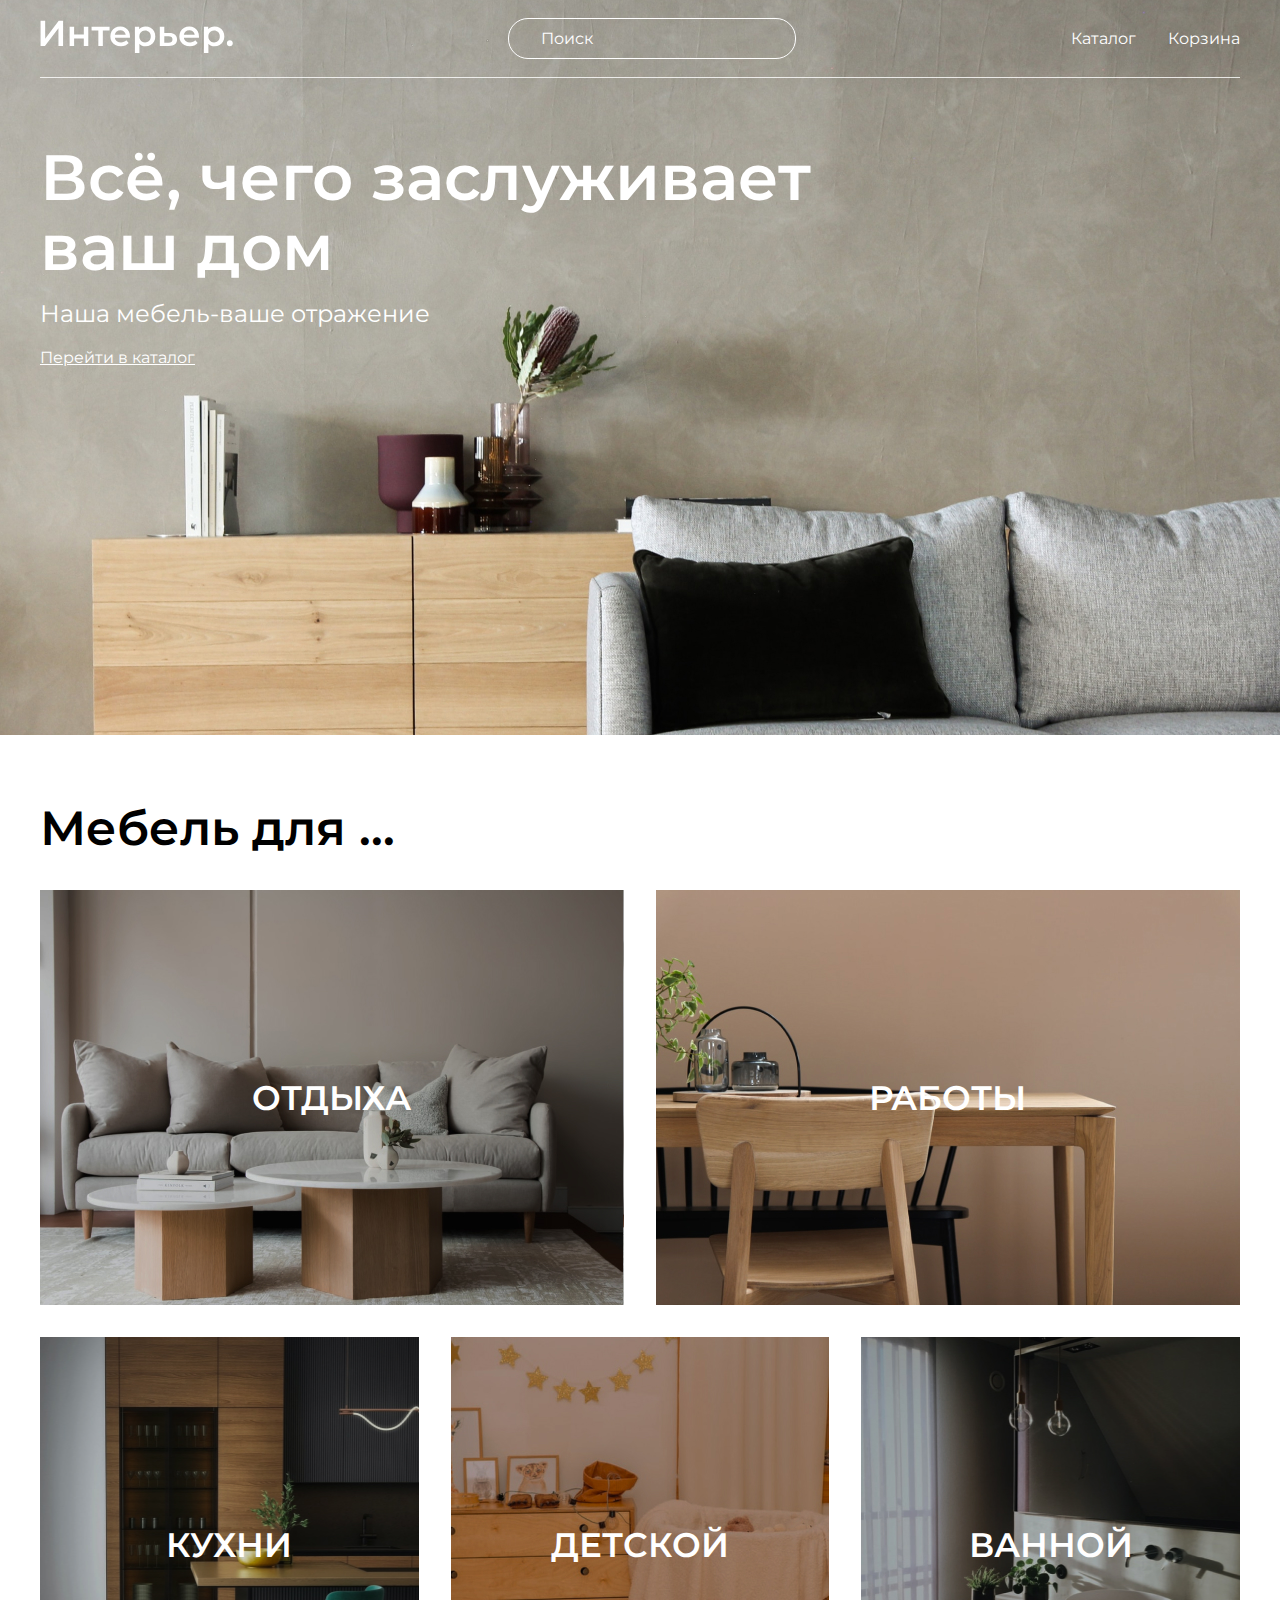
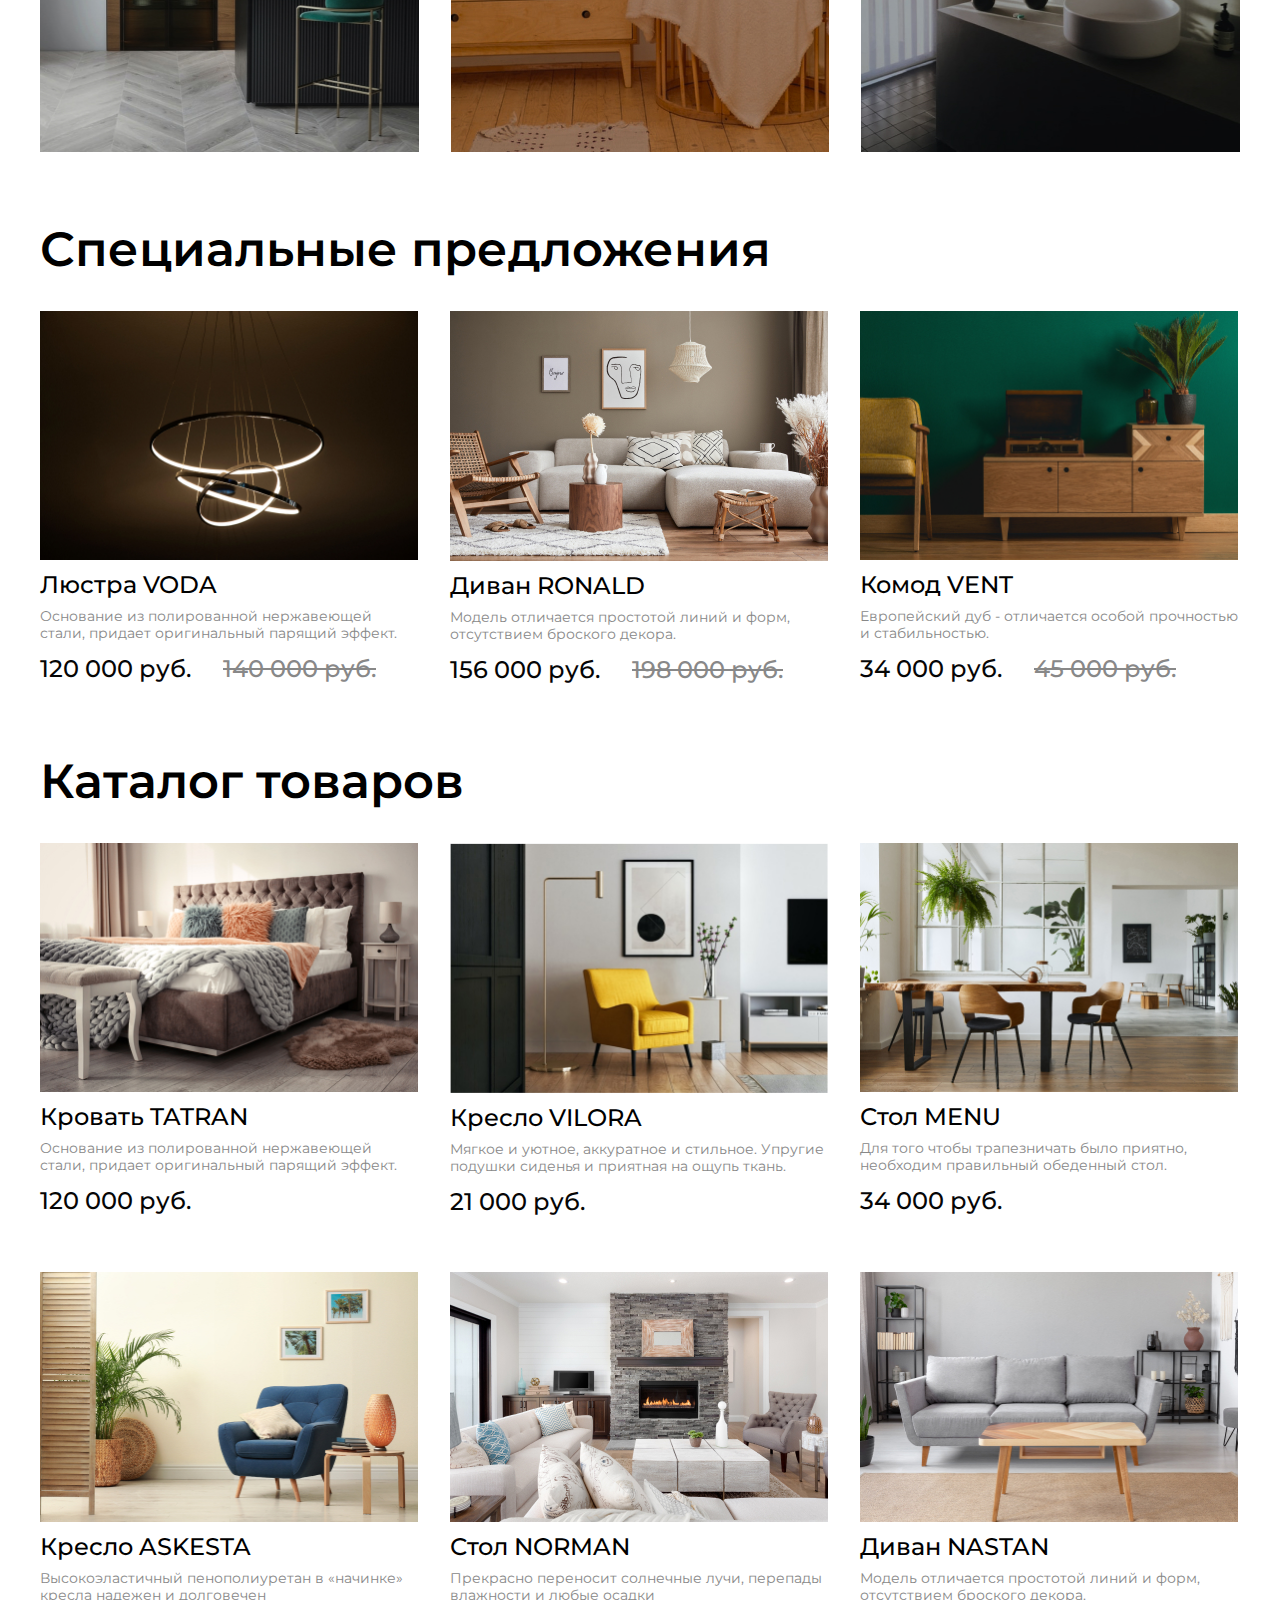
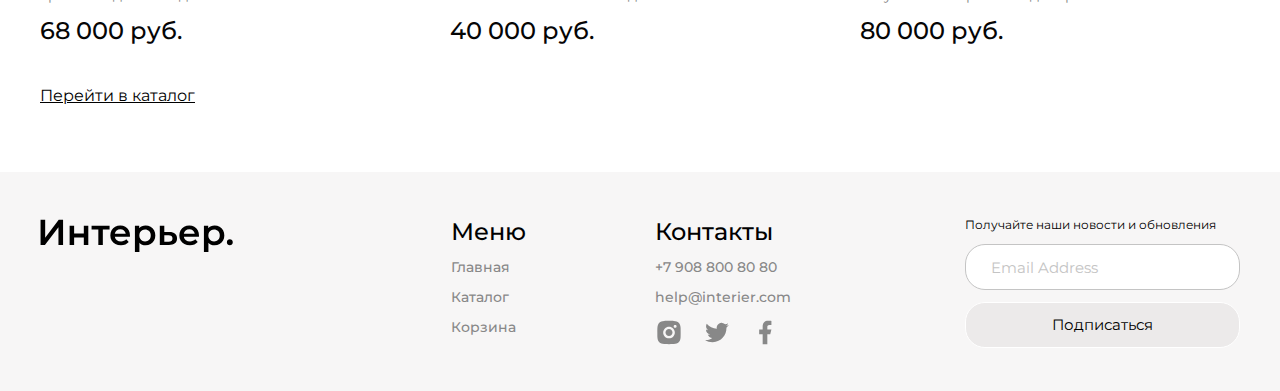
<file: index.html>
<!DOCTYPE html>
<html lang="ru">

<head>
    <meta charset="UTF-8">
    <meta name="viewport" content="width=device-width, initial-scale=1.0">
    <title>Главная страница</title>
    <link rel="preconnect" href="https://fonts.googleapis.com">
    <link rel="preconnect" href="https://fonts.gstatic.com" crossorigin>
    <link href="https://fonts.googleapis.com/css2?family=Montserrat:wght@400;500;600&display=swap" rel="stylesheet">
    <link href="https://fonts.googleapis.com/css2?family=Montserrat&family=Poppins&display=swap" rel="stylesheet">
    <link rel="stylesheet" href="style.css">
</head>

<body>
    <div class="top center">
        <header class="header">
            <a href="index.html"><img class="logo__img" src="img/logo.svg" alt="logo"></a>
            <form action="#">
                <input placeholder="Поиск" class="header__input" type="text">
            </form>
            <nav class="menu">
                <a class="menu__link" href="catalog.html">Каталог</a>
                <a class="menu__link" href="cart.html">Корзина</a>
            </nav>
            <div class="menu-mob">
                <a href="#"><svg width="20" height="19" viewBox="0 0 20 19" fill="none"
                        xmlns="http://www.w3.org/2000/svg">
                        <g clip-path="url(#clip0_1_253)">
                            <path
                                d="M5.7515 2.99153C4.59282 4.1485 3.91891 5.70376 3.86709 7.34035C3.81528 8.97695 4.38946 10.5717 5.47264 11.7997C6.55581 13.0276 8.06645 13.7963 9.69672 13.9492C11.2973 14.0992 12.8949 13.6446 14.1757 12.6767L17.5069 16.0087L17.5069 16.0087C17.5897 16.0915 17.6881 16.1572 17.7963 16.2021C17.9046 16.2469 18.0206 16.27 18.1377 16.27C18.2549 16.27 18.3709 16.2469 18.4791 16.2021C18.5873 16.1572 18.6857 16.0915 18.7685 16.0087C18.8514 15.9258 18.9171 15.8275 18.9619 15.7192C19.0068 15.611 19.0298 15.495 19.0298 15.3779C19.0298 15.2607 19.0068 15.1447 18.9619 15.0365C18.9171 14.9282 18.8514 14.8299 18.7685 14.747L18.7685 14.747L15.4368 11.4161C16.4021 10.1351 16.8547 8.53858 16.7038 6.93955C16.5501 5.31066 15.7816 3.80151 14.5547 2.71913C13.3277 1.63674 11.7345 1.06244 10.0992 1.11304C8.46381 1.16365 6.90917 1.83536 5.7515 2.99153ZM5.7515 2.99153L5.82216 3.06229L5.7515 2.99153ZM13.5895 4.25378C14.0271 4.68428 14.3751 5.19715 14.6135 5.76281C14.8518 6.32848 14.9758 6.93574 14.9783 7.54956C14.9808 8.16339 14.8618 8.77164 14.628 9.33923C14.3943 9.90681 14.0505 10.4225 13.6164 10.8565C13.1824 11.2906 12.6667 11.6344 12.0991 11.8682C11.5315 12.1019 10.9233 12.221 10.3094 12.2185C9.6956 12.216 9.08834 12.092 8.52268 11.8536C7.95702 11.6152 7.44415 11.2672 7.01365 10.8297C6.15334 9.95522 5.67341 8.77625 5.6784 7.54956C5.6834 6.32288 6.17291 5.14786 7.04032 4.28045C7.90772 3.41304 9.08274 2.92353 10.3094 2.91854C11.5361 2.91354 12.7151 3.39347 13.5895 4.25378Z"
                                fill="white" stroke="white" stroke-width="0.2" />
                        </g>
                        <defs>
                            <clippath id="clip0_1_253">
                                <rect width="19" height="19" fill="white" transform="translate(0.800659)" />
                            </clippath>
                        </defs>
                    </svg>
                </a>
                <a href="catalog.html"><svg width="20" height="21" viewBox="0 0 20 21" fill="none"
                        xmlns="http://www.w3.org/2000/svg">
                        <rect x="0.800659" y="0.899902" width="4.57143" height="4.57143" fill="white" />
                        <rect x="0.800659" y="8.21411" width="4.57143" height="4.57143" fill="white" />
                        <rect x="0.800659" y="15.5283" width="4.57143" height="4.57143" fill="white" />
                        <rect x="8.11414" y="8.21411" width="4.57143" height="4.57143" fill="white" />
                        <rect x="8.11414" y="15.5283" width="4.57143" height="4.57143" fill="white" />
                        <rect x="8.11414" y="0.899902" width="4.57143" height="4.57143" fill="white" />
                        <rect x="15.4286" y="8.21411" width="4.57143" height="4.57143" fill="white" />
                        <rect x="15.4286" y="15.5283" width="4.57143" height="4.57143" fill="white" />
                        <rect x="15.4286" y="0.899902" width="4.57143" height="4.57143" fill="white" />
                    </svg>
                </a>
                <a href="cart.html"><svg width="25" height="25" viewBox="0 0 25 25" fill="none"
                        xmlns="http://www.w3.org/2000/svg">
                        <path
                            d="M14.5834 20.8334C15.1359 20.8334 15.6658 20.6139 16.0566 20.2232C16.4473 19.8325 16.6667 19.3026 16.6667 18.7501C16.6667 18.1975 16.4473 17.6676 16.0566 17.2769C15.6658 16.8862 15.1359 16.6667 14.5834 16.6667C14.0309 16.6667 13.501 16.8862 13.1103 17.2769C12.7196 17.6676 12.5001 18.1975 12.5001 18.7501C12.5001 19.3026 12.7196 19.8325 13.1103 20.2232C13.501 20.6139 14.0309 20.8334 14.5834 20.8334ZM7.29174 20.8334C7.84428 20.8334 8.37418 20.6139 8.76488 20.2232C9.15558 19.8325 9.37508 19.3026 9.37508 18.7501C9.37508 18.1975 9.15558 17.6676 8.76488 17.2769C8.37418 16.8862 7.84428 16.6667 7.29174 16.6667C6.73921 16.6667 6.20931 16.8862 5.81861 17.2769C5.4279 17.6676 5.20841 18.1975 5.20841 18.7501C5.20841 19.3026 5.4279 19.8325 5.81861 20.2232C6.20931 20.6139 6.73921 20.8334 7.29174 20.8334ZM20.873 6.16987C21.133 6.16149 21.3796 6.05229 21.5606 5.86538C21.7416 5.67846 21.8428 5.42849 21.8428 5.16831C21.8428 4.90814 21.7416 4.65816 21.5606 4.47125C21.3796 4.28433 21.133 4.17514 20.873 4.16675H19.674C18.7345 4.16675 17.922 4.81883 17.7178 5.7355L16.4126 11.6126C16.2084 12.5292 15.3959 13.1813 14.4563 13.1813H6.63133L5.12924 7.17091H14.8636C15.1212 7.15916 15.3644 7.04856 15.5425 6.86211C15.7206 6.67567 15.82 6.42773 15.82 6.16987C15.82 5.91201 15.7206 5.66408 15.5425 5.47763C15.3644 5.29119 15.1212 5.18059 14.8636 5.16883H5.12924C4.82473 5.16874 4.5242 5.23808 4.25051 5.37157C3.97682 5.50507 3.73716 5.69921 3.54976 5.93923C3.36236 6.17925 3.23215 6.45884 3.16903 6.75674C3.10591 7.05464 3.11154 7.36302 3.1855 7.65841L4.68758 13.6667C4.79586 14.1003 5.046 14.4852 5.39821 14.7602C5.75042 15.0352 6.18447 15.1845 6.63133 15.1845H14.4563C15.368 15.1846 16.2524 14.8738 16.9636 14.3033C17.6748 13.7329 18.1701 12.9369 18.3678 12.047L19.674 6.16987H20.873Z"
                            fill="white" />
                    </svg>
                </a>
            </div>
        </header>
        <section class="top__content">
            <h1 class="title">Всё, чего заслуживает ваш дом</h1>
            <p class="top__text">Наша мебель-ваше отражение</p>
            <a class="top__link" href="catalog.html">Перейти в каталог</a>
        </section>
    </div>
    <section class="for-box center">
        <h2 class="heading">Мебель для ... </h2>
        <div class="for">
            <div class="for__item for__item_1 for__item_big">ОТДЫХА</div>
            <div class="for__item for__item_2 for__item_big">РАБОТЫ</div>
            <div class="for__item for__item_3">КУХНИ</div>
            <div class="for__item for__item_4">ДЕТСКОЙ</div>
            <div class="for__item for__item_5">ВАННОЙ</div>
        </div>
    </section>
    <section>
        <div class="product-box center">
            <h2 class="heading">Специальные предложения </h2>
            <div class="product-content">
                <div class="product">
                    <img src="img/product-1.jpg" alt="product" class="product__img">
                    <a class="product__name" href="#">Люстра VODA</a>
                    <p class="product__text">Основание из полированной нержавеющей стали, придает оригинальный парящий
                        эффект.</p>
                    <div class="product__box-price">
                        <span class="product__price">120 000 руб.</span>
                        <span class="product__price product__price_sale">140 000 руб.</span>
                    </div>
                </div>
                <div class="product">
                    <img src="img/product-2.jpg" alt="product" class="product__img">
                    <a class="product__name" href="#">Диван RONALD</a>
                    <p class="product__text">Модель отличается простотой линий и форм, отсутствием броского декора.</p>
                    <div class="product__box-price">
                        <span class="product__price">156 000 руб.</span>
                        <span class="product__price product__price_sale">198 000 руб.</span>
                    </div>
                </div>
                <div class="product">
                    <img src="img/product-3.jpg" alt="product" class="product__img">
                    <a class="product__name" href="#">Комод VENT</a>
                    <p class="product__text">Европейский дуб - отличается особой прочностью и стабильностью.</p>
                    <div class="product__box-price">
                        <span class="product__price">34 000 руб.</span>
                        <span class="product__price product__price_sale">45 000 руб.</span>
                    </div>
                </div>
            </div>
        </div>
        <div class="product-box center">
            <h2 class="heading">Каталог товаров </h2>
            <div class="product-content">
                <div class="product">
                    <img src="img/product-4.jpg" alt="product" class="product__img">
                    <a class="product__name" href="#">Кровать TATRAN</a>
                    <p class="product__text">Основание из полированной нержавеющей стали, придает оригинальный парящий
                        эффект.</p>
                    <div class="product__box-price">
                        <span class="product__price">120 000 руб.</span>
                    </div>
                </div>
                <div class="product">
                    <img src="img/product-5.jpg" alt="product" class="product__img">
                    <a class="product__name" href="#">Кресло VILORA</a>
                    <p class="product__text">Мягкое и уютное, аккуратное и стильное. Упругие подушки сиденья и приятная
                        на ощупь ткань. </p>
                    <div class="product__box-price">
                        <span class="product__price">21 000 руб.</span>
                    </div>
                </div>
                <div class="product">
                    <img src="img/product-6.jpg" alt="product" class="product__img">
                    <a class="product__name" href="#">Стол MENU</a>
                    <p class="product__text">Для того чтобы трапезничать было приятно, необходим правильный обеденный
                        стол.</p>
                    <div class="product__box-price">
                        <span class="product__price">34 000 руб.</span>
                    </div>
                </div>
                <div class="product">
                    <img src="img/product-7.jpg" alt="product" class="product__img">
                    <a class="product__name" href="#">Кресло ASKESTA</a>
                    <p class="product__text">Высокоэластичный пенополиуретан в «начинке» кресла надежен и долговечен</p>
                    <div class="product__box-price">
                        <span class="product__price">68 000 руб.</span>
                    </div>
                </div>
                <div class="product">
                    <img src="img/product-8.jpg" alt="product" class="product__img">
                    <a class="product__name" href="#">Стол NORMAN</a>
                    <p class="product__text">Прекрасно переносит солнечные лучи, перепады влажности и любые осадки</p>
                    <div class="product__box-price">
                        <span class="product__price">40 000 руб.</span>
                    </div>
                </div>
                <div class="product">
                    <img src="img/product-9.jpg" alt="product" class="product__img">
                    <a class="product__name" href="#">Диван NASTAN</a>
                    <p class="product__text">Модель отличается простотой линий и форм, отсутствием броского декора. </p>
                    <div class="product__box-price">
                        <span class="product__price">80 000 руб.</span>
                    </div>
                </div>
            </div>
        </div>
    </section>
    <div class="box-link center">
        <a class="link-go" href="catalog.html">Перейти в каталог</a>
    </div>
    <footer class="footer center">
        <a class="footer__logo" href="index.html"><img src="img/logo-footer.svg" alt="logo"></a>
        <div class="footer__content">
            <div class="footer__info">
                <nav class="footer__item">
                    <h4 class="footer__heading">Меню</h4>
                    <a class="footer__link" href="index.html">Главная</a>
                    <a class="footer__link" href="catalog.html">Каталог</a>
                    <a class="footer__link" href="cart.html">Корзина</a>
                </nav>
                <div class="footer__item">
                    <h4 class="footer__heading">Контакты</h4>
                    <a class="footer__link" href="tel:+79088008080">+7 908 800 80 80</a>
                    <a class="footer__link" href="mailto:help@interier.com">help@interier.com</a>
                    <div class="footer__icons">
                        <a href="#"><svg class="footer__icon" width="28" height="29" viewBox="0 0 28 29" fill="none"
                                xmlns="http://www.w3.org/2000/svg">
                                <g clip-path="url(#clip0_1_1298)">
                                    <path
                                        d="M14 2.85164C17.1698 2.85164 17.5653 2.86331 18.809 2.92164C20.0515 2.97998 20.8973 3.17481 21.6417 3.46414C22.4117 3.76048 23.0603 4.16181 23.709 4.80931C24.3022 5.39252 24.7613 6.098 25.0542 6.87664C25.3423 7.61981 25.5383 8.46681 25.5967 9.70931C25.6515 10.953 25.6667 11.3485 25.6667 14.5183C25.6667 17.6881 25.655 18.0836 25.5967 19.3273C25.5383 20.5698 25.3423 21.4156 25.0542 22.16C24.7621 22.939 24.303 23.6447 23.709 24.2273C23.1256 24.8204 22.4202 25.2794 21.6417 25.5725C20.8985 25.8606 20.0515 26.0566 18.809 26.115C17.5653 26.1698 17.1698 26.185 14 26.185C10.8302 26.185 10.4347 26.1733 9.191 26.115C7.94849 26.0566 7.10266 25.8606 6.35833 25.5725C5.57938 25.2802 4.87378 24.8211 4.291 24.2273C3.69764 23.6442 3.23858 22.9387 2.94583 22.16C2.6565 21.4168 2.46166 20.5698 2.40333 19.3273C2.34849 18.0836 2.33333 17.6881 2.33333 14.5183C2.33333 11.3485 2.34499 10.953 2.40333 9.70931C2.46166 8.46564 2.6565 7.62098 2.94583 6.87664C3.23777 6.09752 3.69693 5.39185 4.291 4.80931C4.87394 4.21575 5.57949 3.75666 6.35833 3.46414C7.10266 3.17481 7.94733 2.97998 9.191 2.92164C10.4347 2.86681 10.8302 2.85164 14 2.85164ZM14 8.68498C12.4529 8.68498 10.9692 9.29956 9.87521 10.3935C8.78124 11.4875 8.16666 12.9712 8.16666 14.5183C8.16666 16.0654 8.78124 17.5491 9.87521 18.6431C10.9692 19.7371 12.4529 20.3516 14 20.3516C15.5471 20.3516 17.0308 19.7371 18.1248 18.6431C19.2187 17.5491 19.8333 16.0654 19.8333 14.5183C19.8333 12.9712 19.2187 11.4875 18.1248 10.3935C17.0308 9.29956 15.5471 8.68498 14 8.68498ZM21.5833 8.39331C21.5833 8.00654 21.4297 7.6356 21.1562 7.36211C20.8827 7.08862 20.5118 6.93498 20.125 6.93498C19.7382 6.93498 19.3673 7.08862 19.0938 7.36211C18.8203 7.6356 18.6667 8.00654 18.6667 8.39331C18.6667 8.78008 18.8203 9.15102 19.0938 9.42451C19.3673 9.698 19.7382 9.85164 20.125 9.85164C20.5118 9.85164 20.8827 9.698 21.1562 9.42451C21.4297 9.15102 21.5833 8.78008 21.5833 8.39331ZM14 11.0183C14.9283 11.0183 15.8185 11.3871 16.4749 12.0434C17.1312 12.6998 17.5 13.5901 17.5 14.5183C17.5 15.4466 17.1312 16.3368 16.4749 16.9932C15.8185 17.6496 14.9283 18.0183 14 18.0183C13.0717 18.0183 12.1815 17.6496 11.5251 16.9932C10.8687 16.3368 10.5 15.4466 10.5 14.5183C10.5 13.5901 10.8687 12.6998 11.5251 12.0434C12.1815 11.3871 13.0717 11.0183 14 11.0183Z"
                                        fill="#888888" />
                                </g>
                                <defs>
                                    <clippath id="clip0_1_1298">
                                        <rect width="28" height="28" fill="white" transform="translate(0 0.518311)" />
                                    </clippath>
                                </defs>
                            </svg>
                        </a>
                        <a href="#"><svg class="footer__icon" width="28" height="29" viewBox="0 0 28 29" fill="none"
                                xmlns="http://www.w3.org/2000/svg">
                                <g clip-path="url(#clip0_1_1295)">
                                    <path
                                        d="M25.8557 7.11685C24.965 7.51083 24.0205 7.76957 23.0533 7.88452C24.0727 7.27486 24.8357 6.31537 25.2 5.18485C24.2433 5.75419 23.1945 6.15319 22.1013 6.36902C21.3671 5.58336 20.3938 5.06231 19.3328 4.88687C18.2718 4.71143 17.1826 4.89143 16.2345 5.39888C15.2864 5.90634 14.5325 6.71282 14.09 7.69295C13.6475 8.67307 13.5412 9.77193 13.7877 10.8187C11.8476 10.7215 9.94974 10.2173 8.21718 9.33896C6.48463 8.46063 4.95616 7.22774 3.73102 5.72035C3.29735 6.46521 3.06946 7.31195 3.07068 8.17385C3.07068 9.86552 3.93168 11.36 5.24068 12.235C4.46603 12.2106 3.70842 12.0014 3.03102 11.6249V11.6855C3.03125 12.8122 3.42111 13.9041 4.1345 14.7761C4.8479 15.6481 5.84091 16.2466 6.94518 16.47C6.22607 16.6649 5.47204 16.6936 4.74018 16.554C5.05153 17.5238 5.65836 18.3719 6.47571 18.9796C7.29306 19.5874 8.28 19.9243 9.29835 19.9432C8.28624 20.7381 7.12739 21.3257 5.88804 21.6724C4.6487 22.0191 3.35316 22.1182 2.07552 21.9639C4.30583 23.3982 6.90213 24.1597 9.55385 24.1572C18.529 24.1572 23.4372 16.722 23.4372 10.2739C23.4372 10.0639 23.4313 9.85152 23.422 9.64385C24.3774 8.95338 25.2019 8.09804 25.8568 7.11802L25.8557 7.11685Z"
                                        fill="#888888" />
                                </g>
                                <defs>
                                    <clippath id="clip0_1_1295">
                                        <rect width="28" height="28" fill="white" transform="translate(0 0.518188)" />
                                    </clippath>
                                </defs>
                            </svg>
                        </a>
                        <a href="#"><svg class="footer__icon" width="28" height="29" viewBox="0 0 28 29" fill="none"
                                xmlns="http://www.w3.org/2000/svg">
                                <g clip-path="url(#clip0_1_1292)">
                                    <path
                                        d="M16.3333 16.2395H19.25L20.4167 11.5728H16.3333V9.2395C16.3333 8.03783 16.3333 6.90617 18.6667 6.90617H20.4167V2.98617C20.0363 2.936 18.6002 2.82283 17.0835 2.82283C13.916 2.82283 11.6667 4.756 11.6667 8.30617V11.5728H8.16666V16.2395H11.6667V26.1562H16.3333V16.2395Z"
                                        fill="#888888" />
                                </g>
                                <defs>
                                    <clippath id="clip0_1_1292">
                                        <rect width="28" height="28" fill="white" transform="translate(0 0.489502)" />
                                    </clippath>
                                </defs>
                            </svg>
                        </a>
                    </div>
                </div>
            </div>
            <form class="footer__form" action="#">
                <p class="footer__form_text">Получайте наши новости и обновления</p>
                <input class="footer__input footer__form_email" placeholder="Email Address" type="email">
                <button class="footer__form_button" type="submit">Подписаться</button>
            </form>
        </div>
    </footer>
</body>
</html>
</file>
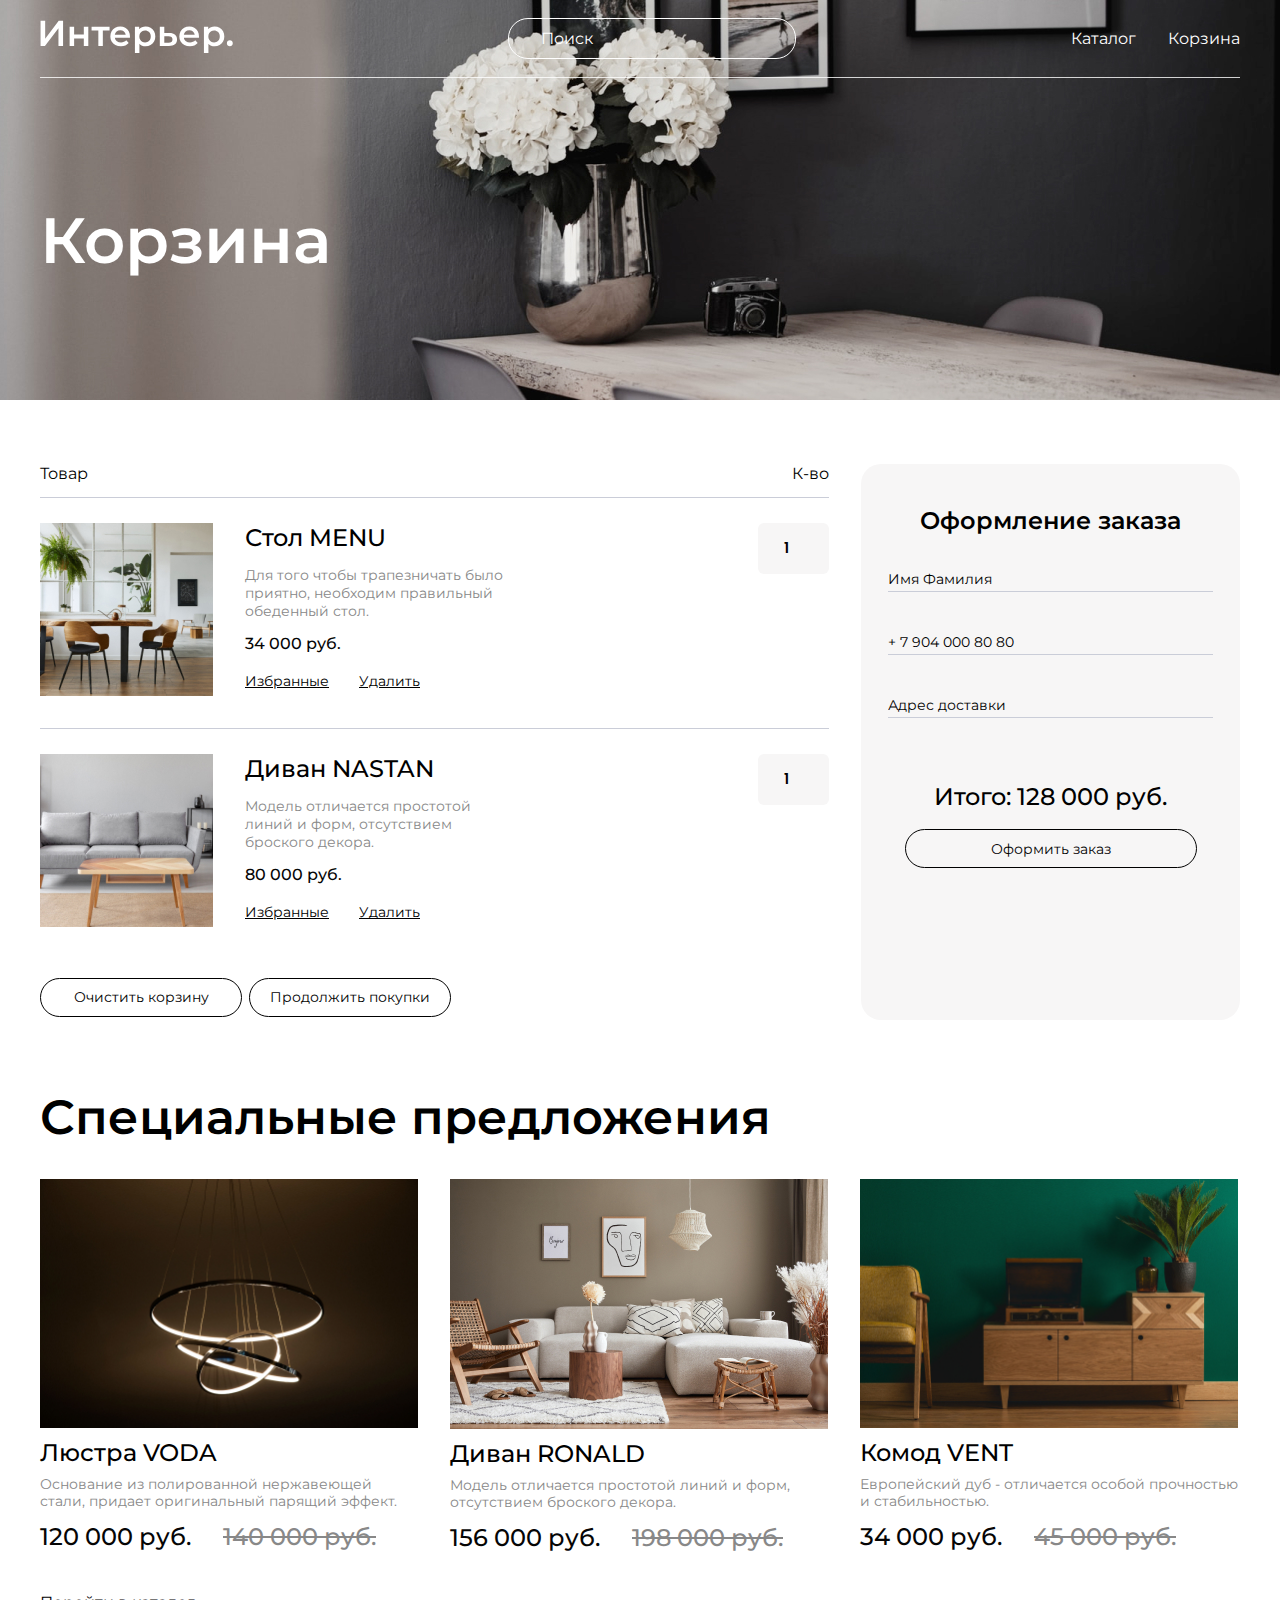
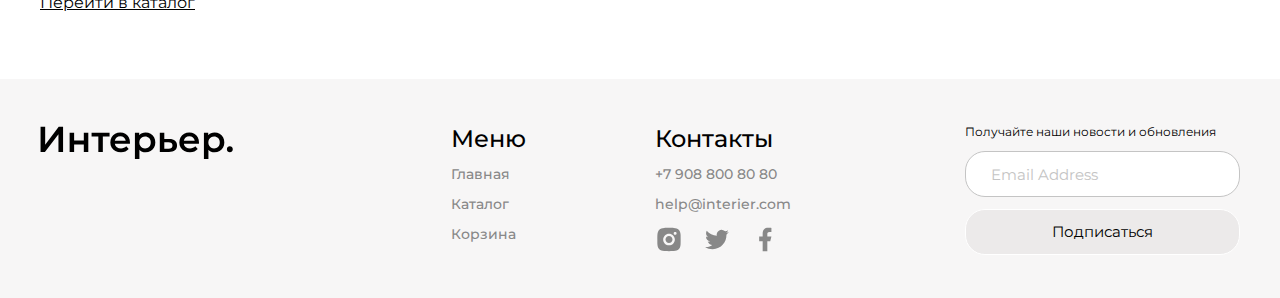
<file: cart.html>
<!DOCTYPE html>
<html lang="ru">

<head>
    <meta charset="UTF-8">
    <meta name="viewport" content="width=device-width, initial-scale=1.0">
    <title>Главная страница</title>
    <link rel="preconnect" href="https://fonts.googleapis.com">
    <link rel="preconnect" href="https://fonts.gstatic.com" crossorigin>
    <link href="https://fonts.googleapis.com/css2?family=Montserrat:wght@400;500;600&display=swap" rel="stylesheet">
    <link href="https://fonts.googleapis.com/css2?family=Montserrat&family=Poppins&display=swap" rel="stylesheet">
    <link rel="stylesheet" href="style.css">
</head>

<body>

    <div class="top-cart center">
        <header class="header">
            <a href="index.html"><img class="logo__img" src="img/logo.svg" alt="logo"></a>
            <form action="#">
                <input placeholder="Поиск" class="header__input" type="text">
            </form>
            <nav class="menu">
                <a class="menu__link" href="catalog.html">Каталог</a>
                <a class="menu__link" href="cart.html">Корзина</a>
            </nav>
            <div class="menu-mob">
                <a href="#"><svg width="20" height="19" viewBox="0 0 20 19" fill="none"
                        xmlns="http://www.w3.org/2000/svg">
                        <g clip-path="url(#clip0_1_253)">
                            <path
                                d="M5.7515 2.99153C4.59282 4.1485 3.91891 5.70376 3.86709 7.34035C3.81528 8.97695 4.38946 10.5717 5.47264 11.7997C6.55581 13.0276 8.06645 13.7963 9.69672 13.9492C11.2973 14.0992 12.8949 13.6446 14.1757 12.6767L17.5069 16.0087L17.5069 16.0087C17.5897 16.0915 17.6881 16.1572 17.7963 16.2021C17.9046 16.2469 18.0206 16.27 18.1377 16.27C18.2549 16.27 18.3709 16.2469 18.4791 16.2021C18.5873 16.1572 18.6857 16.0915 18.7685 16.0087C18.8514 15.9258 18.9171 15.8275 18.9619 15.7192C19.0068 15.611 19.0298 15.495 19.0298 15.3779C19.0298 15.2607 19.0068 15.1447 18.9619 15.0365C18.9171 14.9282 18.8514 14.8299 18.7685 14.747L18.7685 14.747L15.4368 11.4161C16.4021 10.1351 16.8547 8.53858 16.7038 6.93955C16.5501 5.31066 15.7816 3.80151 14.5547 2.71913C13.3277 1.63674 11.7345 1.06244 10.0992 1.11304C8.46381 1.16365 6.90917 1.83536 5.7515 2.99153ZM5.7515 2.99153L5.82216 3.06229L5.7515 2.99153ZM13.5895 4.25378C14.0271 4.68428 14.3751 5.19715 14.6135 5.76281C14.8518 6.32848 14.9758 6.93574 14.9783 7.54956C14.9808 8.16339 14.8618 8.77164 14.628 9.33923C14.3943 9.90681 14.0505 10.4225 13.6164 10.8565C13.1824 11.2906 12.6667 11.6344 12.0991 11.8682C11.5315 12.1019 10.9233 12.221 10.3094 12.2185C9.6956 12.216 9.08834 12.092 8.52268 11.8536C7.95702 11.6152 7.44415 11.2672 7.01365 10.8297C6.15334 9.95522 5.67341 8.77625 5.6784 7.54956C5.6834 6.32288 6.17291 5.14786 7.04032 4.28045C7.90772 3.41304 9.08274 2.92353 10.3094 2.91854C11.5361 2.91354 12.7151 3.39347 13.5895 4.25378Z"
                                fill="white" stroke="white" stroke-width="0.2" />
                        </g>
                        <defs>
                            <clippath id="clip0_1_253">
                                <rect width="19" height="19" fill="white" transform="translate(0.800659)" />
                            </clippath>
                        </defs>
                    </svg>
                </a>
                <a href="catalog.html"><svg width="20" height="21" viewBox="0 0 20 21" fill="none"
                        xmlns="http://www.w3.org/2000/svg">
                        <rect x="0.800659" y="0.899902" width="4.57143" height="4.57143" fill="white" />
                        <rect x="0.800659" y="8.21411" width="4.57143" height="4.57143" fill="white" />
                        <rect x="0.800659" y="15.5283" width="4.57143" height="4.57143" fill="white" />
                        <rect x="8.11414" y="8.21411" width="4.57143" height="4.57143" fill="white" />
                        <rect x="8.11414" y="15.5283" width="4.57143" height="4.57143" fill="white" />
                        <rect x="8.11414" y="0.899902" width="4.57143" height="4.57143" fill="white" />
                        <rect x="15.4286" y="8.21411" width="4.57143" height="4.57143" fill="white" />
                        <rect x="15.4286" y="15.5283" width="4.57143" height="4.57143" fill="white" />
                        <rect x="15.4286" y="0.899902" width="4.57143" height="4.57143" fill="white" />
                    </svg>
                </a>
                <a href="cart.html"><svg width="25" height="25" viewBox="0 0 25 25" fill="none"
                        xmlns="http://www.w3.org/2000/svg">
                        <path
                            d="M14.5834 20.8334C15.1359 20.8334 15.6658 20.6139 16.0566 20.2232C16.4473 19.8325 16.6667 19.3026 16.6667 18.7501C16.6667 18.1975 16.4473 17.6676 16.0566 17.2769C15.6658 16.8862 15.1359 16.6667 14.5834 16.6667C14.0309 16.6667 13.501 16.8862 13.1103 17.2769C12.7196 17.6676 12.5001 18.1975 12.5001 18.7501C12.5001 19.3026 12.7196 19.8325 13.1103 20.2232C13.501 20.6139 14.0309 20.8334 14.5834 20.8334ZM7.29174 20.8334C7.84428 20.8334 8.37418 20.6139 8.76488 20.2232C9.15558 19.8325 9.37508 19.3026 9.37508 18.7501C9.37508 18.1975 9.15558 17.6676 8.76488 17.2769C8.37418 16.8862 7.84428 16.6667 7.29174 16.6667C6.73921 16.6667 6.20931 16.8862 5.81861 17.2769C5.4279 17.6676 5.20841 18.1975 5.20841 18.7501C5.20841 19.3026 5.4279 19.8325 5.81861 20.2232C6.20931 20.6139 6.73921 20.8334 7.29174 20.8334ZM20.873 6.16987C21.133 6.16149 21.3796 6.05229 21.5606 5.86538C21.7416 5.67846 21.8428 5.42849 21.8428 5.16831C21.8428 4.90814 21.7416 4.65816 21.5606 4.47125C21.3796 4.28433 21.133 4.17514 20.873 4.16675H19.674C18.7345 4.16675 17.922 4.81883 17.7178 5.7355L16.4126 11.6126C16.2084 12.5292 15.3959 13.1813 14.4563 13.1813H6.63133L5.12924 7.17091H14.8636C15.1212 7.15916 15.3644 7.04856 15.5425 6.86211C15.7206 6.67567 15.82 6.42773 15.82 6.16987C15.82 5.91201 15.7206 5.66408 15.5425 5.47763C15.3644 5.29119 15.1212 5.18059 14.8636 5.16883H5.12924C4.82473 5.16874 4.5242 5.23808 4.25051 5.37157C3.97682 5.50507 3.73716 5.69921 3.54976 5.93923C3.36236 6.17925 3.23215 6.45884 3.16903 6.75674C3.10591 7.05464 3.11154 7.36302 3.1855 7.65841L4.68758 13.6667C4.79586 14.1003 5.046 14.4852 5.39821 14.7602C5.75042 15.0352 6.18447 15.1845 6.63133 15.1845H14.4563C15.368 15.1846 16.2524 14.8738 16.9636 14.3033C17.6748 13.7329 18.1701 12.9369 18.3678 12.047L19.674 6.16987H20.873Z"
                            fill="white" />
                    </svg>
                </a>
            </div>
        </header>
        <h1 class="heading-big">Корзина</h1>
    </div>
    <div class="cart center">
        <div class="cart__content">
            <div class="cart__name-box">
                <p>Товар</p>
                <p>К-во</p>
            </div>
            <div class="cart__item">
                <div class="cart__left">
                    <img class="cart__img" src="img/cart-1.jpg" alt="cart image">
                    <div class="cart__info">
                        <a class="cart__name" href="#">Стол MENU</a>
                        <p class="cart__text">Для того чтобы трапезничать было приятно, необходим правильный обеденный
                            стол.</p>
                        <p class="cart__price">34 000 руб.</p>
                        <div class="cart__link-box">
                            <a class="cart__link" href="#">Избранные</a>
                            <a class="cart__link" href="#">Удалить</a>
                        </div>
                    </div>
                </div>
                <input class="cart__number" type="number" value="1" min="1">
            </div>
            <div class="cart__item">
                <div class="cart__left">
                    <img class="cart__img" src="img/cart-2.jpg" alt="cart image">
                    <div class="cart__info">
                        <a class="cart__name" href="#">Диван NASTAN</a>
                        <p class="cart__text">Модель отличается простотой линий и форм, отсутствием броского декора.
                        </p>
                        <p class="cart__price">80 000 руб.</p>
                        <div class="cart__link-box">
                            <a class="cart__link" href="#">Избранные</a>
                            <a class="cart__link" href="#">Удалить</a>
                        </div>
                    </div>
                </div>
                <input class="cart__number" type="number" value="1" min="1">
            </div>
            <div class="cart__button-box">
                <a href="#" class="cart__button">Очистить корзину</a>
                <a href="#" class="cart__button">Продолжить покупки</a>
            </div>

        </div>
        <div class="cart__form form">
            <h3 class="form__heading">Оформление заказа</h3>
            <form class="form__box" action="#">
                <input class="form__item" type="text" placeholder="Имя Фамилия">
                <input class="form__item" type="text" placeholder="+ 7 904 000 80 80">
                <input class="form__item" type="text" placeholder="Адрес доставки">
                <div class="form__result-cart">
                    <h3 class="form__result">
                        Итого: 128 000 руб.
                    </h3>
                    <a class="cart__button cart__button-form" href="#">Оформить заказ</a>
                </div>
            </form>
        </div>
    </div>
    <div class="product-box center">
        <h2 class="heading">Специальные предложения </h2>
        <div class="product-content">
            <div class="product">
                <img src="img/product-1.jpg" alt="product" class="product__img">
                <a class="product__name" href="#">Люстра VODA</a>
                <p class="product__text">Основание из полированной нержавеющей стали, придает оригинальный парящий
                    эффект.</p>
                <div class="product__box-price">
                    <span class="product__price">120 000 руб.</span>
                    <span class="product__price product__price_sale">140 000 руб.</span>
                </div>
            </div>
            <div class="product">
                <img src="img/product-2.jpg" alt="product" class="product__img">
                <a class="product__name" href="#">Диван RONALD</a>
                <p class="product__text">Модель отличается простотой линий и форм, отсутствием броского декора.</p>
                <div class="product__box-price">
                    <span class="product__price">156 000 руб.</span>
                    <span class="product__price product__price_sale">198 000 руб.</span>
                </div>
            </div>
            <div class="product">
                <img src="img/product-3.jpg" alt="product" class="product__img">
                <a class="product__name" href="#">Комод VENT</a>
                <p class="product__text">Европейский дуб - отличается особой прочностью и стабильностью.</p>
                <div class="product__box-price">
                    <span class="product__price">34 000 руб.</span>
                    <span class="product__price product__price_sale">45 000 руб.</span>
                </div>
            </div>
        </div>
    </div>

    <div class="box-link center">
        <a class="link-go" href="catalog.html">Перейти в каталог</a>
    </div>
    <footer class="footer center">
        <a class="footer__logo" href="index.html"><img src="img/logo-footer.svg" alt="logo"></a>
        <div class="footer__content">
            <div class="footer__info">
                <nav class="footer__item">
                    <h4 class="footer__heading">Меню</h4>
                    <a class="footer__link" href="index.html">Главная</a>
                    <a class="footer__link" href="catalog.html">Каталог</a>
                    <a class="footer__link" href="cart.html">Корзина</a>
                </nav>
                <div class="footer__item">
                    <h4 class="footer__heading">Контакты</h4>
                    <a class="footer__link" href="tel:+79088008080">+7 908 800 80 80</a>
                    <a class="footer__link" href="mailto:help@interier.com">help@interier.com</a>
                    <div class="footer__icons">
                        <a href="#"><svg class="footer__icon" width="28" height="29" viewBox="0 0 28 29" fill="none"
                                xmlns="http://www.w3.org/2000/svg">
                                <g clip-path="url(#clip0_1_1298)">
                                    <path
                                        d="M14 2.85164C17.1698 2.85164 17.5653 2.86331 18.809 2.92164C20.0515 2.97998 20.8973 3.17481 21.6417 3.46414C22.4117 3.76048 23.0603 4.16181 23.709 4.80931C24.3022 5.39252 24.7613 6.098 25.0542 6.87664C25.3423 7.61981 25.5383 8.46681 25.5967 9.70931C25.6515 10.953 25.6667 11.3485 25.6667 14.5183C25.6667 17.6881 25.655 18.0836 25.5967 19.3273C25.5383 20.5698 25.3423 21.4156 25.0542 22.16C24.7621 22.939 24.303 23.6447 23.709 24.2273C23.1256 24.8204 22.4202 25.2794 21.6417 25.5725C20.8985 25.8606 20.0515 26.0566 18.809 26.115C17.5653 26.1698 17.1698 26.185 14 26.185C10.8302 26.185 10.4347 26.1733 9.191 26.115C7.94849 26.0566 7.10266 25.8606 6.35833 25.5725C5.57938 25.2802 4.87378 24.8211 4.291 24.2273C3.69764 23.6442 3.23858 22.9387 2.94583 22.16C2.6565 21.4168 2.46166 20.5698 2.40333 19.3273C2.34849 18.0836 2.33333 17.6881 2.33333 14.5183C2.33333 11.3485 2.34499 10.953 2.40333 9.70931C2.46166 8.46564 2.6565 7.62098 2.94583 6.87664C3.23777 6.09752 3.69693 5.39185 4.291 4.80931C4.87394 4.21575 5.57949 3.75666 6.35833 3.46414C7.10266 3.17481 7.94733 2.97998 9.191 2.92164C10.4347 2.86681 10.8302 2.85164 14 2.85164ZM14 8.68498C12.4529 8.68498 10.9692 9.29956 9.87521 10.3935C8.78124 11.4875 8.16666 12.9712 8.16666 14.5183C8.16666 16.0654 8.78124 17.5491 9.87521 18.6431C10.9692 19.7371 12.4529 20.3516 14 20.3516C15.5471 20.3516 17.0308 19.7371 18.1248 18.6431C19.2187 17.5491 19.8333 16.0654 19.8333 14.5183C19.8333 12.9712 19.2187 11.4875 18.1248 10.3935C17.0308 9.29956 15.5471 8.68498 14 8.68498ZM21.5833 8.39331C21.5833 8.00654 21.4297 7.6356 21.1562 7.36211C20.8827 7.08862 20.5118 6.93498 20.125 6.93498C19.7382 6.93498 19.3673 7.08862 19.0938 7.36211C18.8203 7.6356 18.6667 8.00654 18.6667 8.39331C18.6667 8.78008 18.8203 9.15102 19.0938 9.42451C19.3673 9.698 19.7382 9.85164 20.125 9.85164C20.5118 9.85164 20.8827 9.698 21.1562 9.42451C21.4297 9.15102 21.5833 8.78008 21.5833 8.39331ZM14 11.0183C14.9283 11.0183 15.8185 11.3871 16.4749 12.0434C17.1312 12.6998 17.5 13.5901 17.5 14.5183C17.5 15.4466 17.1312 16.3368 16.4749 16.9932C15.8185 17.6496 14.9283 18.0183 14 18.0183C13.0717 18.0183 12.1815 17.6496 11.5251 16.9932C10.8687 16.3368 10.5 15.4466 10.5 14.5183C10.5 13.5901 10.8687 12.6998 11.5251 12.0434C12.1815 11.3871 13.0717 11.0183 14 11.0183Z"
                                        fill="#888888" />
                                </g>
                                <defs>
                                    <clippath id="clip0_1_1298">
                                        <rect width="28" height="28" fill="white" transform="translate(0 0.518311)" />
                                    </clippath>
                                </defs>
                            </svg>
                        </a>
                        <a href="#"><svg class="footer__icon" width="28" height="29" viewBox="0 0 28 29" fill="none"
                                xmlns="http://www.w3.org/2000/svg">
                                <g clip-path="url(#clip0_1_1295)">
                                    <path
                                        d="M25.8557 7.11685C24.965 7.51083 24.0205 7.76957 23.0533 7.88452C24.0727 7.27486 24.8357 6.31537 25.2 5.18485C24.2433 5.75419 23.1945 6.15319 22.1013 6.36902C21.3671 5.58336 20.3938 5.06231 19.3328 4.88687C18.2718 4.71143 17.1826 4.89143 16.2345 5.39888C15.2864 5.90634 14.5325 6.71282 14.09 7.69295C13.6475 8.67307 13.5412 9.77193 13.7877 10.8187C11.8476 10.7215 9.94974 10.2173 8.21718 9.33896C6.48463 8.46063 4.95616 7.22774 3.73102 5.72035C3.29735 6.46521 3.06946 7.31195 3.07068 8.17385C3.07068 9.86552 3.93168 11.36 5.24068 12.235C4.46603 12.2106 3.70842 12.0014 3.03102 11.6249V11.6855C3.03125 12.8122 3.42111 13.9041 4.1345 14.7761C4.8479 15.6481 5.84091 16.2466 6.94518 16.47C6.22607 16.6649 5.47204 16.6936 4.74018 16.554C5.05153 17.5238 5.65836 18.3719 6.47571 18.9796C7.29306 19.5874 8.28 19.9243 9.29835 19.9432C8.28624 20.7381 7.12739 21.3257 5.88804 21.6724C4.6487 22.0191 3.35316 22.1182 2.07552 21.9639C4.30583 23.3982 6.90213 24.1597 9.55385 24.1572C18.529 24.1572 23.4372 16.722 23.4372 10.2739C23.4372 10.0639 23.4313 9.85152 23.422 9.64385C24.3774 8.95338 25.2019 8.09804 25.8568 7.11802L25.8557 7.11685Z"
                                        fill="#888888" />
                                </g>
                                <defs>
                                    <clippath id="clip0_1_1295">
                                        <rect width="28" height="28" fill="white" transform="translate(0 0.518188)" />
                                    </clippath>
                                </defs>
                            </svg>
                        </a>
                        <a href="#"><svg class="footer__icon" width="28" height="29" viewBox="0 0 28 29" fill="none"
                                xmlns="http://www.w3.org/2000/svg">
                                <g clip-path="url(#clip0_1_1292)">
                                    <path
                                        d="M16.3333 16.2395H19.25L20.4167 11.5728H16.3333V9.2395C16.3333 8.03783 16.3333 6.90617 18.6667 6.90617H20.4167V2.98617C20.0363 2.936 18.6002 2.82283 17.0835 2.82283C13.916 2.82283 11.6667 4.756 11.6667 8.30617V11.5728H8.16666V16.2395H11.6667V26.1562H16.3333V16.2395Z"
                                        fill="#888888" />
                                </g>
                                <defs>
                                    <clippath id="clip0_1_1292">
                                        <rect width="28" height="28" fill="white" transform="translate(0 0.489502)" />
                                    </clippath>
                                </defs>
                            </svg>
                        </a>
                    </div>
                </div>

            </div>
            <form class="footer__form" action="#">
                <p class="footer__form_text">Получайте наши новости и обновления</p>
                <input class="footer__input footer__form_email" placeholder="Email Address" type="email">
                <button class="footer__form_button" type="submit">Подписаться</button>
            </form>
        </div>
    </footer>
</body>
</html>
</file>
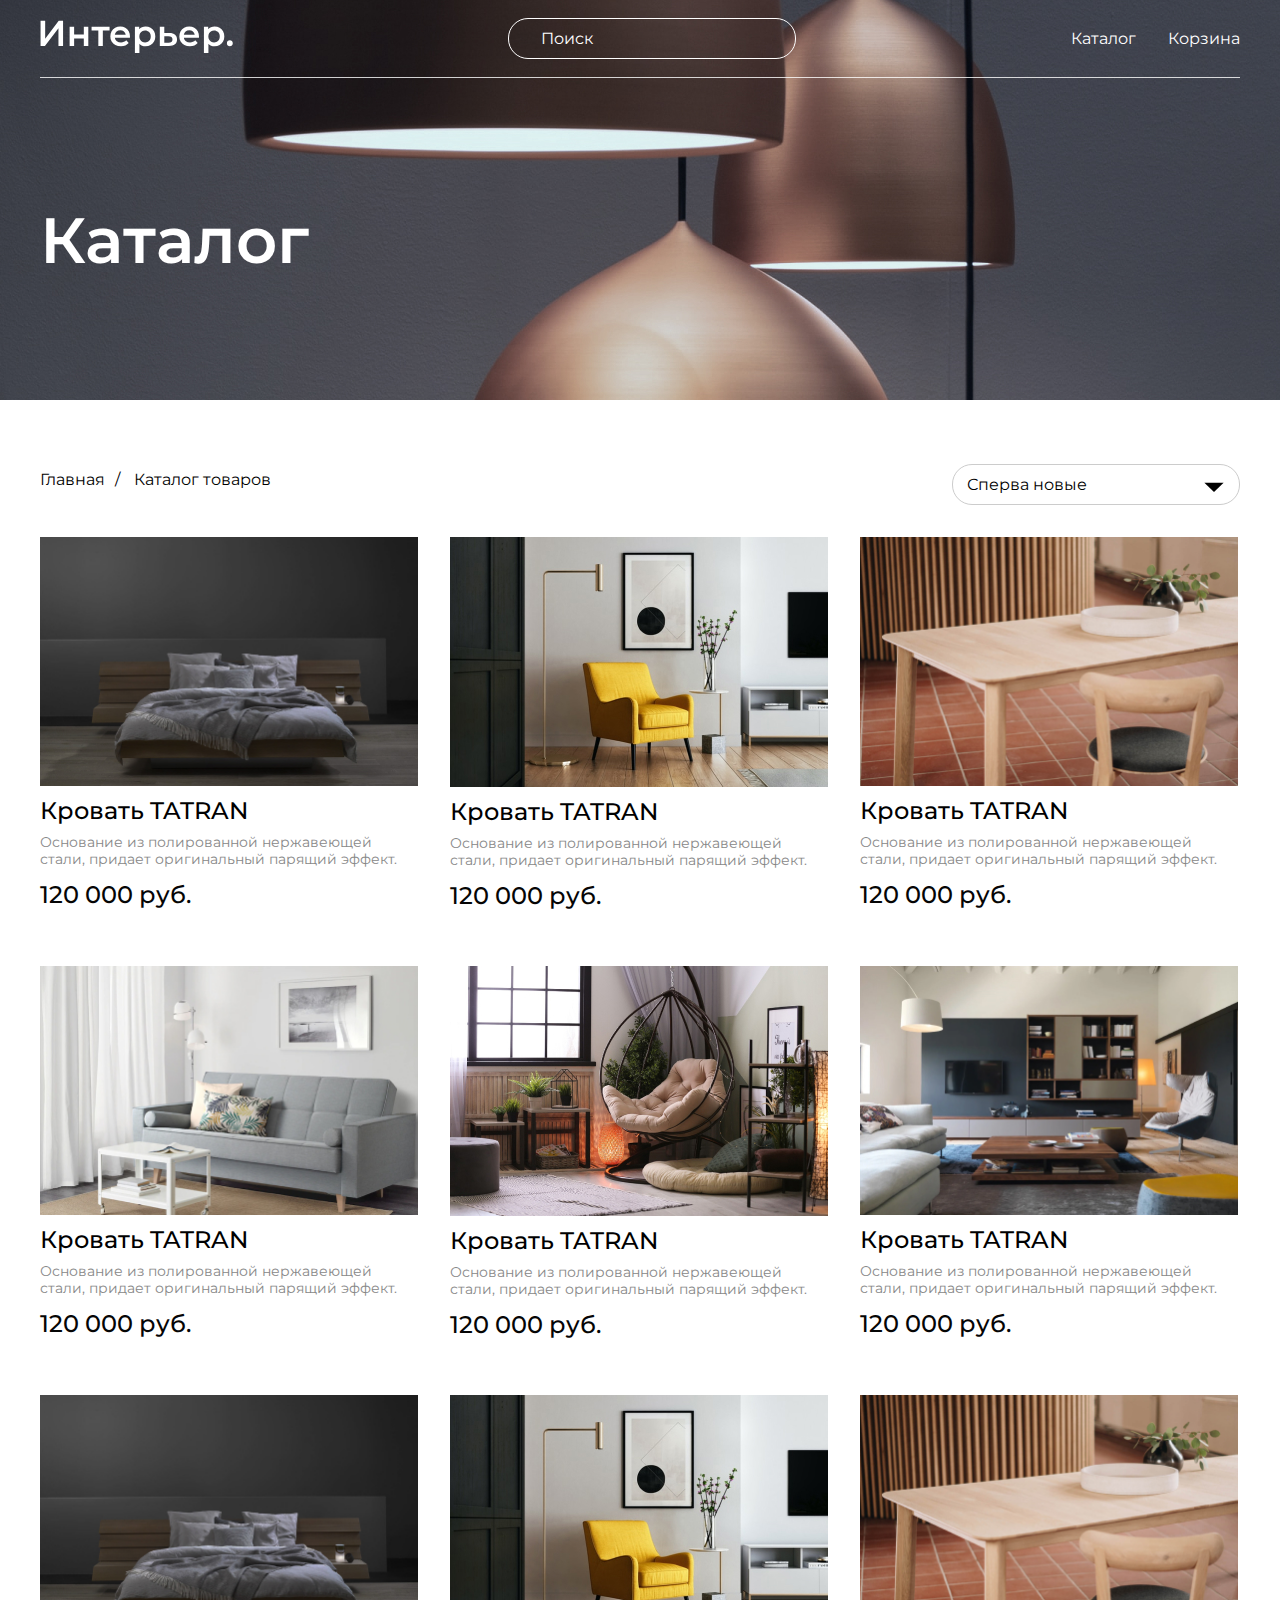
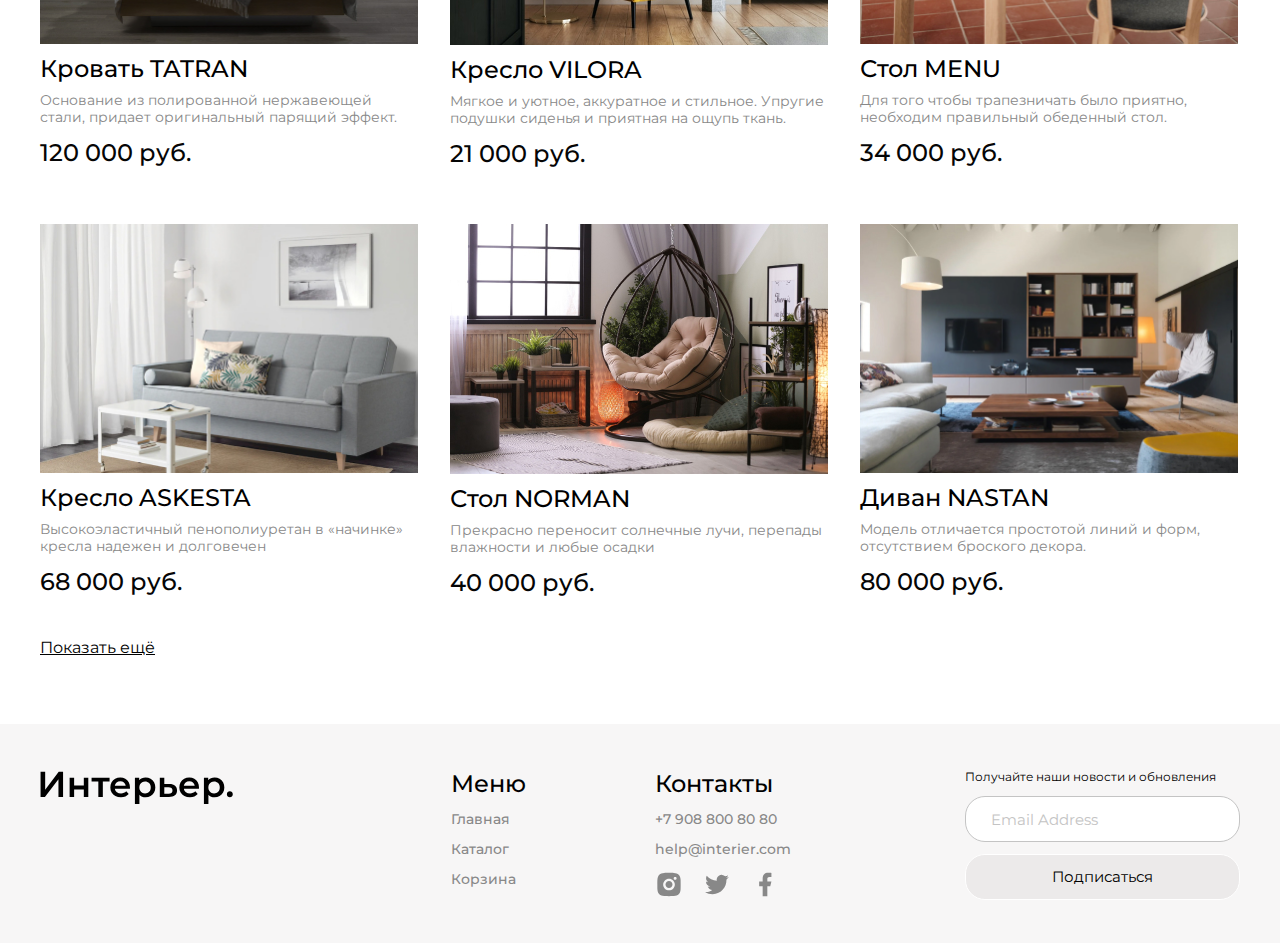
<file: catalog.html>
<!DOCTYPE html>
<html lang="ru">

<head>
    <meta charset="UTF-8">
    <meta name="viewport" content="width=device-width, initial-scale=1.0">
    <title>Каталог</title>
    <link rel="preconnect" href="https://fonts.googleapis.com">
    <link rel="preconnect" href="https://fonts.gstatic.com" crossorigin>
    <link href="https://fonts.googleapis.com/css2?family=Montserrat:wght@400;500;600&display=swap" rel="stylesheet">
    <link href="https://fonts.googleapis.com/css2?family=Montserrat&family=Poppins&display=swap" rel="stylesheet">
    <link rel="stylesheet" href="style.css">
</head>

<body>
    <div class="top-content center">
        <header class="header">
            <a href="index.html"><img class="logo__img" src="img/logo.svg" alt="logo"></a>
            <form action="#">
                <input placeholder="Поиск" class="header__input" type="text">
            </form>
            <nav class="menu">
                <a class="menu__link" href="catalog.html">Каталог</a>
                <a class="menu__link" href="cart.html">Корзина</a>
            </nav>
            <div class="menu-mob">
                <a href="#"><svg width="20" height="19" viewBox="0 0 20 19" fill="none"
                        xmlns="http://www.w3.org/2000/svg">
                        <g clip-path="url(#clip0_1_253)">
                            <path
                                d="M5.7515 2.99153C4.59282 4.1485 3.91891 5.70376 3.86709 7.34035C3.81528 8.97695 4.38946 10.5717 5.47264 11.7997C6.55581 13.0276 8.06645 13.7963 9.69672 13.9492C11.2973 14.0992 12.8949 13.6446 14.1757 12.6767L17.5069 16.0087L17.5069 16.0087C17.5897 16.0915 17.6881 16.1572 17.7963 16.2021C17.9046 16.2469 18.0206 16.27 18.1377 16.27C18.2549 16.27 18.3709 16.2469 18.4791 16.2021C18.5873 16.1572 18.6857 16.0915 18.7685 16.0087C18.8514 15.9258 18.9171 15.8275 18.9619 15.7192C19.0068 15.611 19.0298 15.495 19.0298 15.3779C19.0298 15.2607 19.0068 15.1447 18.9619 15.0365C18.9171 14.9282 18.8514 14.8299 18.7685 14.747L18.7685 14.747L15.4368 11.4161C16.4021 10.1351 16.8547 8.53858 16.7038 6.93955C16.5501 5.31066 15.7816 3.80151 14.5547 2.71913C13.3277 1.63674 11.7345 1.06244 10.0992 1.11304C8.46381 1.16365 6.90917 1.83536 5.7515 2.99153ZM5.7515 2.99153L5.82216 3.06229L5.7515 2.99153ZM13.5895 4.25378C14.0271 4.68428 14.3751 5.19715 14.6135 5.76281C14.8518 6.32848 14.9758 6.93574 14.9783 7.54956C14.9808 8.16339 14.8618 8.77164 14.628 9.33923C14.3943 9.90681 14.0505 10.4225 13.6164 10.8565C13.1824 11.2906 12.6667 11.6344 12.0991 11.8682C11.5315 12.1019 10.9233 12.221 10.3094 12.2185C9.6956 12.216 9.08834 12.092 8.52268 11.8536C7.95702 11.6152 7.44415 11.2672 7.01365 10.8297C6.15334 9.95522 5.67341 8.77625 5.6784 7.54956C5.6834 6.32288 6.17291 5.14786 7.04032 4.28045C7.90772 3.41304 9.08274 2.92353 10.3094 2.91854C11.5361 2.91354 12.7151 3.39347 13.5895 4.25378Z"
                                fill="white" stroke="white" stroke-width="0.2" />
                        </g>
                        <defs>
                            <clippath id="clip0_1_253">
                                <rect width="19" height="19" fill="white" transform="translate(0.800659)" />
                            </clippath>
                        </defs>
                    </svg>
                </a>
                <a href="catalog.html"><svg width="20" height="21" viewBox="0 0 20 21" fill="none"
                        xmlns="http://www.w3.org/2000/svg">
                        <rect x="0.800659" y="0.899902" width="4.57143" height="4.57143" fill="white" />
                        <rect x="0.800659" y="8.21411" width="4.57143" height="4.57143" fill="white" />
                        <rect x="0.800659" y="15.5283" width="4.57143" height="4.57143" fill="white" />
                        <rect x="8.11414" y="8.21411" width="4.57143" height="4.57143" fill="white" />
                        <rect x="8.11414" y="15.5283" width="4.57143" height="4.57143" fill="white" />
                        <rect x="8.11414" y="0.899902" width="4.57143" height="4.57143" fill="white" />
                        <rect x="15.4286" y="8.21411" width="4.57143" height="4.57143" fill="white" />
                        <rect x="15.4286" y="15.5283" width="4.57143" height="4.57143" fill="white" />
                        <rect x="15.4286" y="0.899902" width="4.57143" height="4.57143" fill="white" />
                    </svg>
                </a>
                <a href="cart.html"><svg width="25" height="25" viewBox="0 0 25 25" fill="none"
                        xmlns="http://www.w3.org/2000/svg">
                        <path
                            d="M14.5834 20.8334C15.1359 20.8334 15.6658 20.6139 16.0566 20.2232C16.4473 19.8325 16.6667 19.3026 16.6667 18.7501C16.6667 18.1975 16.4473 17.6676 16.0566 17.2769C15.6658 16.8862 15.1359 16.6667 14.5834 16.6667C14.0309 16.6667 13.501 16.8862 13.1103 17.2769C12.7196 17.6676 12.5001 18.1975 12.5001 18.7501C12.5001 19.3026 12.7196 19.8325 13.1103 20.2232C13.501 20.6139 14.0309 20.8334 14.5834 20.8334ZM7.29174 20.8334C7.84428 20.8334 8.37418 20.6139 8.76488 20.2232C9.15558 19.8325 9.37508 19.3026 9.37508 18.7501C9.37508 18.1975 9.15558 17.6676 8.76488 17.2769C8.37418 16.8862 7.84428 16.6667 7.29174 16.6667C6.73921 16.6667 6.20931 16.8862 5.81861 17.2769C5.4279 17.6676 5.20841 18.1975 5.20841 18.7501C5.20841 19.3026 5.4279 19.8325 5.81861 20.2232C6.20931 20.6139 6.73921 20.8334 7.29174 20.8334ZM20.873 6.16987C21.133 6.16149 21.3796 6.05229 21.5606 5.86538C21.7416 5.67846 21.8428 5.42849 21.8428 5.16831C21.8428 4.90814 21.7416 4.65816 21.5606 4.47125C21.3796 4.28433 21.133 4.17514 20.873 4.16675H19.674C18.7345 4.16675 17.922 4.81883 17.7178 5.7355L16.4126 11.6126C16.2084 12.5292 15.3959 13.1813 14.4563 13.1813H6.63133L5.12924 7.17091H14.8636C15.1212 7.15916 15.3644 7.04856 15.5425 6.86211C15.7206 6.67567 15.82 6.42773 15.82 6.16987C15.82 5.91201 15.7206 5.66408 15.5425 5.47763C15.3644 5.29119 15.1212 5.18059 14.8636 5.16883H5.12924C4.82473 5.16874 4.5242 5.23808 4.25051 5.37157C3.97682 5.50507 3.73716 5.69921 3.54976 5.93923C3.36236 6.17925 3.23215 6.45884 3.16903 6.75674C3.10591 7.05464 3.11154 7.36302 3.1855 7.65841L4.68758 13.6667C4.79586 14.1003 5.046 14.4852 5.39821 14.7602C5.75042 15.0352 6.18447 15.1845 6.63133 15.1845H14.4563C15.368 15.1846 16.2524 14.8738 16.9636 14.3033C17.6748 13.7329 18.1701 12.9369 18.3678 12.047L19.674 6.16987H20.873Z"
                            fill="white" />
                    </svg>
                </a>
            </div>
        </header>
        <h1 class="heading-big">Каталог</h1>
    </div>
    <div class="catalog-nav center">
        <nav class="breadcrumbs">
            <a class="breadcrumbs__link" href="index.html"><span class="breadcrumbs__text">Главная</span></a>
            <a class="breadcrumbs__link" href="catalog.html"><span class="breadcrumbs__text">Каталог товаров</span></a>
        </nav>
        <div class="select">
            <select>
                <option value="1">Сперва новые</option>
                <option value="2">Сперва дорогие</option>
                <option value="3">Сперва дешевые</option>
            </select>
        </div>
    </div>

    <div class="center">

        <div class="product-content">
            <div class="product">
                <img src="img/catalogproduct-1.jpg" alt="product" class="product__img">
                <a class="product__name" href="#">Кровать TATRAN</a>
                <p class="product__text">Основание из полированной нержавеющей стали, придает оригинальный парящий
                    эффект.</p>
                <div class="product__box-price">
                    <span class="product__price">120 000 руб.</span>
                </div>
            </div>
            <div class="product">
                <img src="img/catalogproduct-2.jpg" alt="product" class="product__img">
                <a class="product__name" href="#">Кровать TATRAN</a>
                <p class="product__text">Основание из полированной нержавеющей стали, придает оригинальный парящий
                    эффект.</p>
                <div class="product__box-price">
                    <span class="product__price">120 000 руб.</span>
                </div>
            </div>
            <div class="product">
                <img src="img/catalogproduct-3.jpg" alt="product" class="product__img">
                <a class="product__name" href="#">Кровать TATRAN</a>
                <p class="product__text">Основание из полированной нержавеющей стали, придает оригинальный парящий
                    эффект.</p>
                <div class="product__box-price">
                    <span class="product__price">120 000 руб.</span>
                </div>
            </div>
            <div class="product">
                <img src="img/catalogproduct-4.jpg" alt="product" class="product__img">
                <a class="product__name" href="#">Кровать TATRAN</a>
                <p class="product__text">Основание из полированной нержавеющей стали, придает оригинальный парящий
                    эффект.</p>
                <div class="product__box-price">
                    <span class="product__price">120 000 руб.</span>
                </div>
            </div>
            <div class="product">
                <img src="img/catalogproduct-5.jpg" alt="product" class="product__img">
                <a class="product__name" href="#">Кровать TATRAN</a>
                <p class="product__text">Основание из полированной нержавеющей стали, придает оригинальный парящий
                    эффект.</p>
                <div class="product__box-price">
                    <span class="product__price">120 000 руб.</span>
                </div>
            </div>
            <div class="product">
                <img src="img/catalogproduct-6.jpg" alt="product" class="product__img">
                <a class="product__name" href="#">Кровать TATRAN</a>
                <p class="product__text">Основание из полированной нержавеющей стали, придает оригинальный парящий
                    эффект.</p>
                <div class="product__box-price">
                    <span class="product__price">120 000 руб.</span>
                </div>
            </div>
            <div class="product">
                <img src="img/catalogproduct-1.jpg" alt="product" class="product__img">
                <a class="product__name" href="#">Кровать TATRAN</a>
                <p class="product__text">Основание из полированной нержавеющей стали, придает оригинальный парящий
                    эффект.</p>
                <div class="product__box-price">
                    <span class="product__price">120 000 руб.</span>
                </div>
            </div>
            <div class="product">
                <img src="img/catalogproduct-2.jpg" alt="product" class="product__img">
                <a class="product__name" href="#">Кресло VILORA</a>
                <p class="product__text">Мягкое и уютное, аккуратное и стильное. Упругие подушки сиденья и приятная на
                    ощупь ткань. </p>
                <div class="product__box-price">
                    <span class="product__price">21 000 руб.</span>
                </div>
            </div>
            <div class="product">
                <img src="img/catalogproduct-3.jpg" alt="product" class="product__img">
                <a class="product__name" href="#">Стол MENU</a>
                <p class="product__text">Для того чтобы трапезничать было приятно, необходим правильный обеденный стол.
                </p>
                <div class="product__box-price">
                    <span class="product__price">34 000 руб.</span>
                </div>
            </div>
            <div class="product">
                <img src="img/catalogproduct-4.jpg" alt="product" class="product__img">
                <a class="product__name" href="#">Кресло ASKESTA</a>
                <p class="product__text">Высокоэластичный пенополиуретан в «начинке» кресла надежен и долговечен</p>
                <div class="product__box-price">
                    <span class="product__price">68 000 руб.</span>
                </div>
            </div>
            <div class="product">
                <img src="img/catalogproduct-5.jpg" alt="product" class="product__img">
                <a class="product__name" href="#">Стол NORMAN</a>
                <p class="product__text">Прекрасно переносит солнечные лучи, перепады влажности и любые осадки</p>
                <div class="product__box-price">
                    <span class="product__price">40 000 руб.</span>
                </div>
            </div>
            <div class="product">
                <img src="img/catalogproduct-6.jpg" alt="product" class="product__img">
                <a class="product__name" href="#">Диван NASTAN</a>
                <p class="product__text">Модель отличается простотой линий и форм, отсутствием броского декора. </p>
                <div class="product__box-price">
                    <span class="product__price">80 000 руб.</span>
                </div>
            </div>
        </div>
    </div>
    <div class="box-link center">
        <a class="link-go" href="catalog.html">Показать ещё</a>
    </div>
    <footer class="footer center">
        <a class="footer__logo" href="index.html"><img src="img/logo-footer.svg" alt="logo"></a>
        <div class="footer__content">
            <div class="footer__info">
                <nav class="footer__item">
                    <h4 class="footer__heading">Меню</h4>
                    <a class="footer__link" href="index.html">Главная</a>
                    <a class="footer__link" href="catalog.html">Каталог</a>
                    <a class="footer__link" href="cart.html">Корзина</a>
                </nav>
                <div class="footer__item">
                    <h4 class="footer__heading">Контакты</h4>
                    <a class="footer__link" href="tel:+79088008080">+7 908 800 80 80</a>
                    <a class="footer__link" href="mailto:help@interier.com">help@interier.com</a>
                    <div class="footer__icons">
                        <a href="#"><svg class="footer__icon" width="28" height="29" viewBox="0 0 28 29" fill="none"
                                xmlns="http://www.w3.org/2000/svg">
                                <g clip-path="url(#clip0_1_1298)">
                                    <path
                                        d="M14 2.85164C17.1698 2.85164 17.5653 2.86331 18.809 2.92164C20.0515 2.97998 20.8973 3.17481 21.6417 3.46414C22.4117 3.76048 23.0603 4.16181 23.709 4.80931C24.3022 5.39252 24.7613 6.098 25.0542 6.87664C25.3423 7.61981 25.5383 8.46681 25.5967 9.70931C25.6515 10.953 25.6667 11.3485 25.6667 14.5183C25.6667 17.6881 25.655 18.0836 25.5967 19.3273C25.5383 20.5698 25.3423 21.4156 25.0542 22.16C24.7621 22.939 24.303 23.6447 23.709 24.2273C23.1256 24.8204 22.4202 25.2794 21.6417 25.5725C20.8985 25.8606 20.0515 26.0566 18.809 26.115C17.5653 26.1698 17.1698 26.185 14 26.185C10.8302 26.185 10.4347 26.1733 9.191 26.115C7.94849 26.0566 7.10266 25.8606 6.35833 25.5725C5.57938 25.2802 4.87378 24.8211 4.291 24.2273C3.69764 23.6442 3.23858 22.9387 2.94583 22.16C2.6565 21.4168 2.46166 20.5698 2.40333 19.3273C2.34849 18.0836 2.33333 17.6881 2.33333 14.5183C2.33333 11.3485 2.34499 10.953 2.40333 9.70931C2.46166 8.46564 2.6565 7.62098 2.94583 6.87664C3.23777 6.09752 3.69693 5.39185 4.291 4.80931C4.87394 4.21575 5.57949 3.75666 6.35833 3.46414C7.10266 3.17481 7.94733 2.97998 9.191 2.92164C10.4347 2.86681 10.8302 2.85164 14 2.85164ZM14 8.68498C12.4529 8.68498 10.9692 9.29956 9.87521 10.3935C8.78124 11.4875 8.16666 12.9712 8.16666 14.5183C8.16666 16.0654 8.78124 17.5491 9.87521 18.6431C10.9692 19.7371 12.4529 20.3516 14 20.3516C15.5471 20.3516 17.0308 19.7371 18.1248 18.6431C19.2187 17.5491 19.8333 16.0654 19.8333 14.5183C19.8333 12.9712 19.2187 11.4875 18.1248 10.3935C17.0308 9.29956 15.5471 8.68498 14 8.68498ZM21.5833 8.39331C21.5833 8.00654 21.4297 7.6356 21.1562 7.36211C20.8827 7.08862 20.5118 6.93498 20.125 6.93498C19.7382 6.93498 19.3673 7.08862 19.0938 7.36211C18.8203 7.6356 18.6667 8.00654 18.6667 8.39331C18.6667 8.78008 18.8203 9.15102 19.0938 9.42451C19.3673 9.698 19.7382 9.85164 20.125 9.85164C20.5118 9.85164 20.8827 9.698 21.1562 9.42451C21.4297 9.15102 21.5833 8.78008 21.5833 8.39331ZM14 11.0183C14.9283 11.0183 15.8185 11.3871 16.4749 12.0434C17.1312 12.6998 17.5 13.5901 17.5 14.5183C17.5 15.4466 17.1312 16.3368 16.4749 16.9932C15.8185 17.6496 14.9283 18.0183 14 18.0183C13.0717 18.0183 12.1815 17.6496 11.5251 16.9932C10.8687 16.3368 10.5 15.4466 10.5 14.5183C10.5 13.5901 10.8687 12.6998 11.5251 12.0434C12.1815 11.3871 13.0717 11.0183 14 11.0183Z"
                                        fill="#888888" />
                                </g>
                                <defs>
                                    <clippath id="clip0_1_1298">
                                        <rect width="28" height="28" fill="white" transform="translate(0 0.518311)" />
                                    </clippath>
                                </defs>
                            </svg>
                        </a>
                        <a href="#"><svg class="footer__icon" width="28" height="29" viewBox="0 0 28 29" fill="none"
                                xmlns="http://www.w3.org/2000/svg">
                                <g clip-path="url(#clip0_1_1295)">
                                    <path
                                        d="M25.8557 7.11685C24.965 7.51083 24.0205 7.76957 23.0533 7.88452C24.0727 7.27486 24.8357 6.31537 25.2 5.18485C24.2433 5.75419 23.1945 6.15319 22.1013 6.36902C21.3671 5.58336 20.3938 5.06231 19.3328 4.88687C18.2718 4.71143 17.1826 4.89143 16.2345 5.39888C15.2864 5.90634 14.5325 6.71282 14.09 7.69295C13.6475 8.67307 13.5412 9.77193 13.7877 10.8187C11.8476 10.7215 9.94974 10.2173 8.21718 9.33896C6.48463 8.46063 4.95616 7.22774 3.73102 5.72035C3.29735 6.46521 3.06946 7.31195 3.07068 8.17385C3.07068 9.86552 3.93168 11.36 5.24068 12.235C4.46603 12.2106 3.70842 12.0014 3.03102 11.6249V11.6855C3.03125 12.8122 3.42111 13.9041 4.1345 14.7761C4.8479 15.6481 5.84091 16.2466 6.94518 16.47C6.22607 16.6649 5.47204 16.6936 4.74018 16.554C5.05153 17.5238 5.65836 18.3719 6.47571 18.9796C7.29306 19.5874 8.28 19.9243 9.29835 19.9432C8.28624 20.7381 7.12739 21.3257 5.88804 21.6724C4.6487 22.0191 3.35316 22.1182 2.07552 21.9639C4.30583 23.3982 6.90213 24.1597 9.55385 24.1572C18.529 24.1572 23.4372 16.722 23.4372 10.2739C23.4372 10.0639 23.4313 9.85152 23.422 9.64385C24.3774 8.95338 25.2019 8.09804 25.8568 7.11802L25.8557 7.11685Z"
                                        fill="#888888" />
                                </g>
                                <defs>
                                    <clippath id="clip0_1_1295">
                                        <rect width="28" height="28" fill="white" transform="translate(0 0.518188)" />
                                    </clippath>
                                </defs>
                            </svg>
                        </a>
                        <a href="#"><svg class="footer__icon" width="28" height="29" viewBox="0 0 28 29" fill="none"
                                xmlns="http://www.w3.org/2000/svg">
                                <g clip-path="url(#clip0_1_1292)">
                                    <path
                                        d="M16.3333 16.2395H19.25L20.4167 11.5728H16.3333V9.2395C16.3333 8.03783 16.3333 6.90617 18.6667 6.90617H20.4167V2.98617C20.0363 2.936 18.6002 2.82283 17.0835 2.82283C13.916 2.82283 11.6667 4.756 11.6667 8.30617V11.5728H8.16666V16.2395H11.6667V26.1562H16.3333V16.2395Z"
                                        fill="#888888" />
                                </g>
                                <defs>
                                    <clippath id="clip0_1_1292">
                                        <rect width="28" height="28" fill="white" transform="translate(0 0.489502)" />
                                    </clippath>
                                </defs>
                            </svg>
                        </a>
                    </div>
                </div>
            </div>
            <form class="footer__form" action="#">
                <p class="footer__form_text">Получайте наши новости и обновления</p>
                <input class="footer__input footer__form_email" placeholder="Email Address" type="email">
                <button class="footer__form_button" type="submit">Подписаться</button>
            </form>
        </div>
    </footer>
</body>
</html>
</file>
<file: style.css>
@keyframes wobble-hor-bottom {
  0%, 100% {
    transform: translateX(0%);
    transform-origin: 50% 50%;
  }
  15% {
    transform: translateX(-30px) rotate(-6deg);
  }
  30% {
    transform: translateX(15px) rotate(6deg);
  }
  45% {
    transform: translateX(-15px) rotate(-3.6deg);
  }
  60% {
    transform: translateX(9px) rotate(2.4deg);
  }
  75% {
    transform: translateX(-6px) rotate(-1.2deg);
  }
}
.top-cart {
  height: 400px;
  background-image: url(img/topcart.jpg);
  background-size: cover;
  background-position: center;
  background-repeat: no-repeat;
}

.heading-big {
  color: #FFF;
  font-size: 64px;
  font-style: normal;
  font-weight: 600;
  line-height: 70px;
  margin-top: 127px;
}

.cart {
  display: grid;
  grid-template-columns: repeat(12, 1fr);
  gap: 32px;
  margin-top: 64px;
}
.cart__name-box {
  display: flex;
  justify-content: space-between;
  padding-bottom: 14px;
}
.cart__name {
  color: #000;
  font-size: 24px;
  font-style: normal;
  font-weight: 500;
  line-height: normal;
}
.cart__text {
  color: #888;
  font-size: 14px;
  font-style: normal;
  font-weight: 400;
  line-height: normal;
}
.cart__price {
  color: #050505;
  font-size: 16px;
  font-style: normal;
  font-weight: 500;
  line-height: normal;
}
.cart__link-box {
  display: flex;
  gap: 30px;
}
.cart__img {
  align-self: flex-start;
}
.cart__number {
  width: 71px;
  height: 51px;
  border-radius: 6px;
  background: #F7F6F6;
  outline: none;
  border: none;
  color: var(--color-7, #000);
  font-family: Poppins;
  font-size: 14px;
  font-style: normal;
  font-weight: 600;
  line-height: 210%;
  text-align: center;
  padding-left: 16px;
  padding-right: 16px;
  box-sizing: border-box;
}
.cart__button-box {
  display: flex;
  gap: 7px;
  margin-top: 18px;
}
.cart__button {
  width: 200px;
  height: 37px;
  display: block;
  color: #020202;
  display: flex;
  justify-content: center;
  align-items: center;
  font-size: 14px;
  font-style: normal;
  font-weight: 400;
  line-height: normal;
  border-radius: 50px;
  border: 1px solid #000;
  transition: all 0.3s;
}
.cart__button-form {
  align-self: center;
  width: 290px;
  animation: wobble-hor-bottom 0.8s 3s 2 both;
}
.cart__button:hover {
  background-color: #000000;
  color: #FFFFFF;
}
.cart__link {
  color: #000;
  font-size: 14px;
  font-style: normal;
  font-weight: 400;
  line-height: 210%; /* 29.4px */
  text-decoration-line: underline;
}
.cart__item {
  border-top: 0.5px solid rgb(202, 205, 216);
  padding-top: 25px;
  padding-bottom: 32px;
  display: flex;
  justify-content: space-between;
  align-items: flex-start;
}
.cart__info {
  width: 276px;
  display: flex;
  flex-direction: column;
  gap: 14px;
}
.cart__left {
  display: flex;
  gap: 32px;
}
.cart__form {
  border-radius: 20px;
  background: #F7F6F6;
  height: 556px;
  grid-column: span 4;
}
.cart__content {
  grid-column: span 8;
}

.form {
  padding-left: 27px;
  padding-right: 27px;
}
.form__box {
  padding-top: 35px;
  display: flex;
  flex-direction: column;
  gap: 41px;
}
.form__heading {
  padding-top: 42px;
  color: #000;
  text-align: center;
  font-size: 24px;
  font-style: normal;
  font-weight: 600;
  line-height: normal;
}
.form__item {
  outline: none;
  padding-bottom: 3px;
  background-color: transparent;
  color: #000;
  font-size: 14px;
  font-style: normal;
  font-weight: 400;
  line-height: normal;
  border: none;
  border-bottom: 1px solid #CACDD8;
  font-family: "Montserrat", sans-serif;
  width: 100%;
}
.form__item::-moz-placeholder {
  color: black;
}
.form__item::placeholder {
  color: black;
}
.form__result {
  color: #000;
  font-size: 24px;
  font-style: normal;
  font-weight: 500;
  line-height: normal;
  margin-top: 23px;
  text-align: center;
  margin-bottom: 18px;
}
.form__result-cart {
  display: flex;
  align-items: center;
  flex-direction: column;
}

.select {
  position: relative;
  width: 288px;
}

.select select {
  display: block;
  width: 100%;
  height: 41px;
  padding-left: 14px;
  padding-right: 22px;
  background: none;
  border: 1px solid #ccc;
  border-radius: 3px;
  -webkit-appearance: none;
  -moz-appearance: none;
  appearance: none;
  color: #000;
  font-family: Montserrat;
  font-size: 16px;
  font-style: normal;
  font-weight: 400;
  line-height: normal;
  border-radius: 20px;
}

.select:after {
  content: "";
  display: block;
  pointer-events: none;
  position: absolute;
  top: 50%;
  right: 1rem;
  z-index: 1;
  margin-top: -3px;
  background-image: url(img/select.svg);
  background-repeat: no-repeat;
  background-size: contain;
  width: 20px;
  height: 11px;
}

.top-content {
  height: 400px;
  background-image: url(img/catalog-back.jpg);
  background-repeat: no-repeat;
  background-size: cover;
  background-position: center;
}

.top-content__title {
  margin-top: 127px;
}

.catalog-nav {
  padding-top: 64px;
  display: flex;
  flex-direction: row;
  flex-wrap: wrap;
  justify-content: space-between;
}

.breadcrumbs__link {
  color: #000;
  font-family: Montserrat;
  font-size: 16px;
  font-style: normal;
  font-weight: 400;
  line-height: 32px;
}
.breadcrumbs__link:hover span {
  text-decoration: underline;
}

.breadcrumbs__link:not(:last-child)::after {
  content: "/";
  color: #000;
  font-family: Montserrat;
  font-size: 16px;
  font-style: normal;
  font-weight: 400;
  line-height: 32px;
  padding-left: 10px;
  padding-right: 10px;
}

* {
  margin: 0;
  padding: 0;
}

body {
  font-family: "Montserrat", sans-serif;
}

.center {
  padding-left: calc(50% - 600px);
  padding-right: calc(50% - 600px);
}

a {
  text-decoration: none;
}

.header {
  height: 77px;
  display: flex;
  justify-content: space-between;
  align-items: center;
  flex-wrap: wrap;
  border-bottom: 0.5px solid rgba(255, 255, 255, 0.8);
}
.header__input {
  width: 288px;
  height: 41px;
  border-radius: 20px;
  border: 1px solid #FFF;
  box-sizing: border-box;
  background-color: transparent;
  outline: none;
  color: #ffffff;
  font-size: 16px;
  font-style: normal;
  font-weight: 400;
  line-height: normal;
  padding-left: 32px;
  padding-right: 32px;
  box-sizing: border-box;
}
.header__input::-moz-placeholder {
  color: #ffffff;
}
.header__input::placeholder {
  color: #ffffff;
}

.menu {
  display: flex;
  gap: 32px;
}
.menu__link {
  font-size: 16px;
  line-height: 20px;
  color: #ffffff;
  font-size: 16px;
  font-style: normal;
  font-weight: 400;
  line-height: normal;
}
.menu__link:hover {
  text-decoration: underline;
}
.menu-mob {
  display: none;
}

.title {
  font-weight: 600;
  font-size: 64px;
  line-height: 70px;
  margin-top: 64px;
  margin-bottom: 16px;
  color: #ffffff;
  font-style: normal;
  max-width: 792px;
}

.top {
  height: 735px;
  background-image: url(img/topback.jpg);
  background-repeat: no-repeat;
  background-position: center;
  background-size: cover;
}
.top__text {
  font-size: 24px;
  line-height: 32px;
  margin-bottom: 16px;
  color: #ffffff;
  font-style: normal;
  font-weight: 400;
}

.top__link {
  font-size: 16px;
  line-height: 24px;
  color: #ffffff;
  font-style: normal;
  font-weight: 400;
  text-decoration-line: underline;
}
.top__link:hover {
  text-decoration: none;
}

.heading {
  font-weight: 600;
  font-size: 48px;
  line-height: 59px;
  color: #000000;
  margin-bottom: 32px;
}

.for-box {
  padding-top: 64px;
}

.for {
  display: grid;
  gap: 32px;
  grid-template-columns: repeat(12, 1fr);
  margin-top: 32px;
}

.for__item {
  height: 415px;
  grid-column: span 4;
  color: #ffffff;
  font-size: 34px;
  font-style: normal;
  font-weight: 600;
  line-height: normal;
  display: flex;
  justify-content: center;
  align-items: center;
}

.for__item_big {
  grid-column: span 6;
}

.for__item_1 {
  background-image: url(img/for-1.jpg);
}

.for__item_2 {
  background-image: url(img/for-2.jpg);
}

.for__item_3 {
  background-image: url(img/for-3.jpg);
}

.for__item_4 {
  background-image: url(img/for-4.jpg);
}

.for__item_5 {
  background-image: url(img/for-5.jpg);
}

.product__heading {
  font-weight: 500;
  font-size: 24px;
  line-height: 29px;
  color: #000000;
  margin-bottom: 8px;
}

.product__text {
  font-size: 14px;
  line-height: 17px;
  color: #888888;
  margin-bottom: 12px;
}

.product__price {
  font-weight: 500;
  font-size: 24px;
  line-height: 29px;
  color: #050505;
}

.product__box-price {
  display: flex;
  gap: 32px;
}

.product__price_sale {
  text-decoration-line: line-through;
  color: #888888;
}

.product {
  width: 378px;
  display: flex;
  flex-direction: column;
}

.product__img {
  width: 100%;
}

.product-box {
  padding-top: 68px;
}

.product-content {
  margin-top: 32px;
  display: flex;
  -moz-column-gap: 32px;
       column-gap: 32px;
  row-gap: 56px;
  flex-wrap: wrap;
}

.product__name {
  margin-top: 10px;
  margin-bottom: 9px;
  color: #000;
  font-size: 24px;
  font-style: normal;
  font-weight: 500;
  line-height: normal;
}

.footer {
  background-color: #F7F6F6;
  padding-top: 45px;
  padding-bottom: 40px;
  display: flex;
  flex-wrap: wrap;
  justify-content: space-between;
  align-items: center;
}
.footer__input {
  background: #ffffff;
  border: 1px solid #C4C4C4;
  box-sizing: border-box;
  border-radius: 20px;
  width: 268px;
  height: 46px;
  padding-left: 24px;
  padding-right: 24px;
  box-sizing: border-box;
  font-size: 15px;
  line-height: normal;
  font-family: Montserrat;
}
.footer__input::-moz-placeholder {
  color: #C4C4C4;
}
.footer__input::placeholder {
  color: #C4C4C4;
}
.footer__content {
  width: 789px;
  display: flex;
  flex-wrap: wrap;
  justify-content: space-between;
}
.footer__heading {
  color: #000;
  font-size: 24px;
  font-style: normal;
  font-weight: 500;
  line-height: normal;
}
.footer__item {
  display: flex;
  flex-direction: column;
  gap: 12px;
}
.footer__icons {
  display: flex;
  flex-direction: row;
  align-items: center;
  gap: 20px;
}
.footer__info {
  display: flex;
  gap: 129px;
}
.footer__logo {
  color: #000;
  font-size: 36px;
  font-style: normal;
  font-weight: 600;
  line-height: normal;
  align-self: flex-start;
}
.footer__link {
  color: #888;
  font-size: 14px;
  font-style: normal;
  font-weight: 500;
  line-height: normal;
}
.footer__link:hover {
  color: #000;
  text-decoration: underline;
}
.footer__link:hover {
  text-decoration: underline;
}
.footer__item {
  display: flex;
  gap: 12px;
  flex-direction: column;
}
.footer__icon path {
  transition: fill 0.3s;
}
.footer__icon:hover path {
  fill: #000000;
}
.footer__form {
  display: flex;
  flex-direction: column;
  gap: 12px;
}

.box-link {
  padding-left: calc(50% - 600px);
  padding-right: calc(50% - 600px);
  padding-top: 39px;
  padding-bottom: 64px;
}

.link-go {
  color: #000;
  font-size: 16px;
  font-style: normal;
  font-weight: 400;
  line-height: 24px;
  text-decoration-line: underline;
}
.link-go:hover {
  text-decoration: none;
  color: #888;
}

.footer__form_text {
  color: #000;
  font-size: 12px;
  font-style: normal;
  font-weight: 400;
  line-height: normal;
}

.footer__form_email {
  background: #ffffff;
  border: 1px solid #C4C4C4;
  box-sizing: border-box;
  border-radius: 20px;
  font-style: normal;
  font-size: 15px;
  color: #000;
  width: 275px;
  height: 46px;
  flex-shrink: 0;
  padding-left: 25px;
  padding-right: 25px;
  font-weight: 400;
  line-height: normal;
}

.footer__form_email::-moz-placeholder {
  color: #C4C4C4;
}

.footer__form_email::placeholder {
  color: #C4C4C4;
}

.footer__form_button {
  background: rgba(222, 215, 215, 0.41);
  border: 1px solid #ffffff;
  box-sizing: border-box;
  border-radius: 20px;
  width: 275px;
  height: 46px;
  font-size: 15px;
  line-height: 18px;
  color: #000000;
  transition: all 0.3s;
}
.footer__form_button:hover {
  color: white;
  background-color: #000000;
}

input, button {
  font-family: inherit;
}

@media (max-width: 1024px) {
  .center {
    padding-left: calc(50% - 393px);
    padding-right: calc(50% - 393px);
  }
  .for__item {
    height: 268px;
  }
  .product-content {
    -moz-column-gap: 29px;
         column-gap: 29px;
    row-gap: 39px;
  }
  .footer__logo {
    display: none;
  }
  .cart {
    grid-template-columns: repeat(8, 1fr);
    row-gap: 64px;
  }
}
@media (min-width: 768px) and (max-width: 833px) {
  .center {
    padding-left: 24px;
    padding-right: 24px;
  }
  .product {
    width: 345px;
  }
}
@media (max-width: 767px) {
  .center {
    padding-left: 16px;
    padding-right: 16px;
  }
  .header {
    height: 57px;
    padding-top: 50px;
    border-bottom: none;
  }
  .header__input {
    display: none;
  }
  .menu {
    display: none;
  }
  .menu-mob {
    display: flex;
    align-items: center;
    gap: 32px;
  }
  .logo__img {
    width: 99px;
  }
  .title {
    font-size: 48px;
    line-height: normal;
    text-align: center;
  }
  .top__text {
    font-size: 16px;
    line-height: 32px;
    text-align: center;
  }
  .top__content {
    display: flex;
    flex-direction: column;
    align-items: center;
  }
  .link {
    font-size: 14px;
  }
  .box-link {
    padding-bottom: 32px;
  }
  .heading {
    font-size: 24px;
    line-height: normal;
  }
  .heading-big {
    color: #FFF;
    text-align: center;
    font-size: 48px;
    font-style: normal;
    font-weight: 600;
    line-height: normal;
    margin-top: 101px;
  }
  .catalog-nav {
    gap: 16px;
  }
  .product-box {
    padding-top: 48px;
  }
  .product-content {
    justify-content: center;
  }
  .product__heading, .product__price {
    font-size: 18px;
    line-height: normal;
  }
  .for {
    grid-template-columns: repeat(4, 1fr);
    gap: 16px;
  }
  .for__item {
    grid-column: 1/-1;
    height: 375px;
    font-size: 28px;
    line-height: normal;
  }
  .for__item_big {
    height: 244px;
  }
  .product__name {
    font-size: 18px;
    line-height: normal;
  }
  .product__price {
    font-size: 18px;
    line-height: normal;
  }
  .cart__name {
    font-size: 18px;
    line-height: normal;
  }
  .cart__text {
    font-size: 12px;
    line-height: normal;
  }
  .cart__price {
    font-size: 12px;
    line-height: normal;
  }
  .cart__img {
    display: none;
  }
  .cart__button {
    width: 166px;
    height: 37px;
    font-size: 12px;
    line-height: normal;
  }
  .cart__button_form {
    font-size: 16px;
    line-height: normal;
    width: 290px;
    height: 41px;
  }
  .cart__button-box {
    margin-top: 0;
  }
  .cart__form {
    grid-column: span 8;
  }
  .footer {
    padding-bottom: 32px;
  }
  .footer__content {
    justify-content: center;
    gap: 34px;
  }
  .footer__info {
    gap: 100px;
  }
}/*# sourceMappingURL=style.css.map */
</file>
